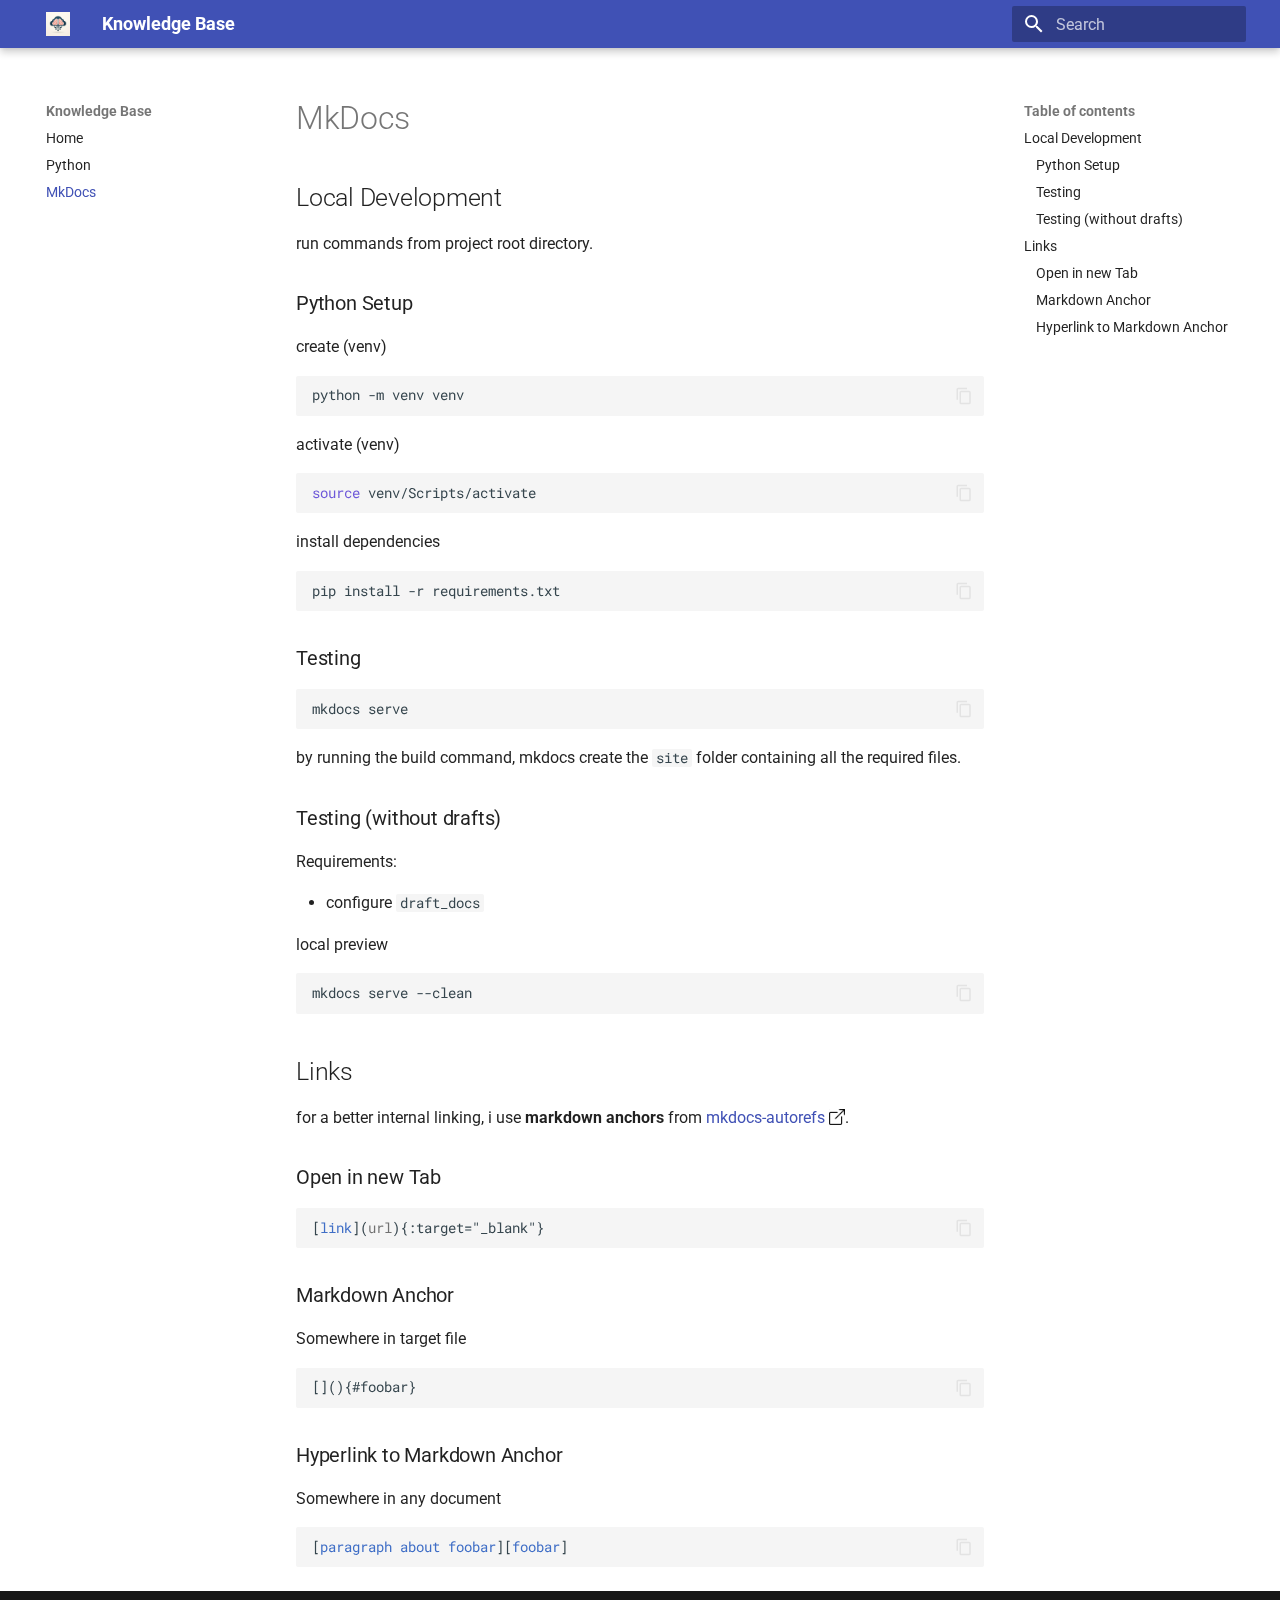
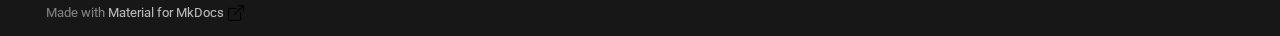
<file: mkdocs/index.html>
<!doctype html>
<html lang="en" class="no-js">
  <head>
    
      <meta charset="utf-8">
      <meta name="viewport" content="width=device-width,initial-scale=1">
      
      
      
      
        <link rel="prev" href="../python/">
      
      
      
      <link rel="icon" href="../assets/images/favicon.png">
      <meta name="generator" content="mkdocs-1.6.1, mkdocs-material-9.5.44">
    
    
      
        <title>MkDocs - Knowledge Base</title>
      
    
    
      <link rel="stylesheet" href="../assets/stylesheets/main.0253249f.min.css">
      
      


    
    
      
    
    
      
        
        
        <link rel="preconnect" href="https://fonts.gstatic.com" crossorigin>
        <link rel="stylesheet" href="https://fonts.googleapis.com/css?family=Roboto:300,300i,400,400i,700,700i%7CRoboto+Mono:400,400i,700,700i&display=fallback">
        <style>:root{--md-text-font:"Roboto";--md-code-font:"Roboto Mono"}</style>
      
    
    
      <link rel="stylesheet" href="../css/extra.css">
    
    <script>__md_scope=new URL("..",location),__md_hash=e=>[...e].reduce(((e,_)=>(e<<5)-e+_.charCodeAt(0)),0),__md_get=(e,_=localStorage,t=__md_scope)=>JSON.parse(_.getItem(t.pathname+"."+e)),__md_set=(e,_,t=localStorage,a=__md_scope)=>{try{t.setItem(a.pathname+"."+e,JSON.stringify(_))}catch(e){}}</script>
    
      

    
    
    
  </head>
  
  
    <body dir="ltr">
  
    
    <input class="md-toggle" data-md-toggle="drawer" type="checkbox" id="__drawer" autocomplete="off">
    <input class="md-toggle" data-md-toggle="search" type="checkbox" id="__search" autocomplete="off">
    <label class="md-overlay" for="__drawer"></label>
    <div data-md-component="skip">
      
        
        <a href="#mkdocs" class="md-skip">
          Skip to content
        </a>
      
    </div>
    <div data-md-component="announce">
      
    </div>
    
    
      

  

<header class="md-header md-header--shadow" data-md-component="header">
  <nav class="md-header__inner md-grid" aria-label="Header">
    <a href=".." title="Knowledge Base" class="md-header__button md-logo" aria-label="Knowledge Base" data-md-component="logo">
      
  <img src="../assets/logo_1024x1024.png" alt="logo">

    </a>
    <label class="md-header__button md-icon" for="__drawer">
      
      <svg xmlns="http://www.w3.org/2000/svg" viewBox="0 0 24 24"><path d="M3 6h18v2H3zm0 5h18v2H3zm0 5h18v2H3z"/></svg>
    </label>
    <div class="md-header__title" data-md-component="header-title">
      <div class="md-header__ellipsis">
        <div class="md-header__topic">
          <span class="md-ellipsis">
            Knowledge Base
          </span>
        </div>
        <div class="md-header__topic" data-md-component="header-topic">
          <span class="md-ellipsis">
            
              MkDocs
            
          </span>
        </div>
      </div>
    </div>
    
    
      <script>var palette=__md_get("__palette");if(palette&&palette.color){if("(prefers-color-scheme)"===palette.color.media){var media=matchMedia("(prefers-color-scheme: light)"),input=document.querySelector(media.matches?"[data-md-color-media='(prefers-color-scheme: light)']":"[data-md-color-media='(prefers-color-scheme: dark)']");palette.color.media=input.getAttribute("data-md-color-media"),palette.color.scheme=input.getAttribute("data-md-color-scheme"),palette.color.primary=input.getAttribute("data-md-color-primary"),palette.color.accent=input.getAttribute("data-md-color-accent")}for(var[key,value]of Object.entries(palette.color))document.body.setAttribute("data-md-color-"+key,value)}</script>
    
    
    
      <label class="md-header__button md-icon" for="__search">
        
        <svg xmlns="http://www.w3.org/2000/svg" viewBox="0 0 24 24"><path d="M9.5 3A6.5 6.5 0 0 1 16 9.5c0 1.61-.59 3.09-1.56 4.23l.27.27h.79l5 5-1.5 1.5-5-5v-.79l-.27-.27A6.52 6.52 0 0 1 9.5 16 6.5 6.5 0 0 1 3 9.5 6.5 6.5 0 0 1 9.5 3m0 2C7 5 5 7 5 9.5S7 14 9.5 14 14 12 14 9.5 12 5 9.5 5"/></svg>
      </label>
      <div class="md-search" data-md-component="search" role="dialog">
  <label class="md-search__overlay" for="__search"></label>
  <div class="md-search__inner" role="search">
    <form class="md-search__form" name="search">
      <input type="text" class="md-search__input" name="query" aria-label="Search" placeholder="Search" autocapitalize="off" autocorrect="off" autocomplete="off" spellcheck="false" data-md-component="search-query" required>
      <label class="md-search__icon md-icon" for="__search">
        
        <svg xmlns="http://www.w3.org/2000/svg" viewBox="0 0 24 24"><path d="M9.5 3A6.5 6.5 0 0 1 16 9.5c0 1.61-.59 3.09-1.56 4.23l.27.27h.79l5 5-1.5 1.5-5-5v-.79l-.27-.27A6.52 6.52 0 0 1 9.5 16 6.5 6.5 0 0 1 3 9.5 6.5 6.5 0 0 1 9.5 3m0 2C7 5 5 7 5 9.5S7 14 9.5 14 14 12 14 9.5 12 5 9.5 5"/></svg>
        
        <svg xmlns="http://www.w3.org/2000/svg" viewBox="0 0 24 24"><path d="M20 11v2H8l5.5 5.5-1.42 1.42L4.16 12l7.92-7.92L13.5 5.5 8 11z"/></svg>
      </label>
      <nav class="md-search__options" aria-label="Search">
        
        <button type="reset" class="md-search__icon md-icon" title="Clear" aria-label="Clear" tabindex="-1">
          
          <svg xmlns="http://www.w3.org/2000/svg" viewBox="0 0 24 24"><path d="M19 6.41 17.59 5 12 10.59 6.41 5 5 6.41 10.59 12 5 17.59 6.41 19 12 13.41 17.59 19 19 17.59 13.41 12z"/></svg>
        </button>
      </nav>
      
    </form>
    <div class="md-search__output">
      <div class="md-search__scrollwrap" tabindex="0" data-md-scrollfix>
        <div class="md-search-result" data-md-component="search-result">
          <div class="md-search-result__meta">
            Initializing search
          </div>
          <ol class="md-search-result__list" role="presentation"></ol>
        </div>
      </div>
    </div>
  </div>
</div>
    
    
  </nav>
  
</header>
    
    <div class="md-container" data-md-component="container">
      
      
        
          
        
      
      <main class="md-main" data-md-component="main">
        <div class="md-main__inner md-grid">
          
            
              
              <div class="md-sidebar md-sidebar--primary" data-md-component="sidebar" data-md-type="navigation" >
                <div class="md-sidebar__scrollwrap">
                  <div class="md-sidebar__inner">
                    



<nav class="md-nav md-nav--primary" aria-label="Navigation" data-md-level="0">
  <label class="md-nav__title" for="__drawer">
    <a href=".." title="Knowledge Base" class="md-nav__button md-logo" aria-label="Knowledge Base" data-md-component="logo">
      
  <img src="../assets/logo_1024x1024.png" alt="logo">

    </a>
    Knowledge Base
  </label>
  
  <ul class="md-nav__list" data-md-scrollfix>
    
      
      
  
  
  
  
    <li class="md-nav__item">
      <a href=".." class="md-nav__link">
        
  
  <span class="md-ellipsis">
    Home
  </span>
  

      </a>
    </li>
  

    
      
      
  
  
  
  
    <li class="md-nav__item">
      <a href="../python/" class="md-nav__link">
        
  
  <span class="md-ellipsis">
    Python
  </span>
  

      </a>
    </li>
  

    
      
      
  
  
    
  
  
  
    <li class="md-nav__item md-nav__item--active">
      
      <input class="md-nav__toggle md-toggle" type="checkbox" id="__toc">
      
      
        
      
      
        <label class="md-nav__link md-nav__link--active" for="__toc">
          
  
  <span class="md-ellipsis">
    MkDocs
  </span>
  

          <span class="md-nav__icon md-icon"></span>
        </label>
      
      <a href="./" class="md-nav__link md-nav__link--active">
        
  
  <span class="md-ellipsis">
    MkDocs
  </span>
  

      </a>
      
        

<nav class="md-nav md-nav--secondary" aria-label="Table of contents">
  
  
  
    
  
  
    <label class="md-nav__title" for="__toc">
      <span class="md-nav__icon md-icon"></span>
      Table of contents
    </label>
    <ul class="md-nav__list" data-md-component="toc" data-md-scrollfix>
      
        <li class="md-nav__item">
  <a href="#local-development" class="md-nav__link">
    <span class="md-ellipsis">
      Local Development
    </span>
  </a>
  
    <nav class="md-nav" aria-label="Local Development">
      <ul class="md-nav__list">
        
          <li class="md-nav__item">
  <a href="#python-setup" class="md-nav__link">
    <span class="md-ellipsis">
      Python Setup
    </span>
  </a>
  
</li>
        
          <li class="md-nav__item">
  <a href="#testing" class="md-nav__link">
    <span class="md-ellipsis">
      Testing
    </span>
  </a>
  
</li>
        
          <li class="md-nav__item">
  <a href="#testing-without-drafts" class="md-nav__link">
    <span class="md-ellipsis">
      Testing (without drafts)
    </span>
  </a>
  
</li>
        
      </ul>
    </nav>
  
</li>
      
        <li class="md-nav__item">
  <a href="#links" class="md-nav__link">
    <span class="md-ellipsis">
      Links
    </span>
  </a>
  
    <nav class="md-nav" aria-label="Links">
      <ul class="md-nav__list">
        
          <li class="md-nav__item">
  <a href="#open-in-new-tab" class="md-nav__link">
    <span class="md-ellipsis">
      Open in new Tab
    </span>
  </a>
  
</li>
        
          <li class="md-nav__item">
  <a href="#markdown-anchor" class="md-nav__link">
    <span class="md-ellipsis">
      Markdown Anchor
    </span>
  </a>
  
</li>
        
          <li class="md-nav__item">
  <a href="#hyperlink-to-markdown-anchor" class="md-nav__link">
    <span class="md-ellipsis">
      Hyperlink to Markdown Anchor
    </span>
  </a>
  
</li>
        
      </ul>
    </nav>
  
</li>
      
    </ul>
  
</nav>
      
    </li>
  

    
  </ul>
</nav>
                  </div>
                </div>
              </div>
            
            
              
              <div class="md-sidebar md-sidebar--secondary" data-md-component="sidebar" data-md-type="toc" >
                <div class="md-sidebar__scrollwrap">
                  <div class="md-sidebar__inner">
                    

<nav class="md-nav md-nav--secondary" aria-label="Table of contents">
  
  
  
    
  
  
    <label class="md-nav__title" for="__toc">
      <span class="md-nav__icon md-icon"></span>
      Table of contents
    </label>
    <ul class="md-nav__list" data-md-component="toc" data-md-scrollfix>
      
        <li class="md-nav__item">
  <a href="#local-development" class="md-nav__link">
    <span class="md-ellipsis">
      Local Development
    </span>
  </a>
  
    <nav class="md-nav" aria-label="Local Development">
      <ul class="md-nav__list">
        
          <li class="md-nav__item">
  <a href="#python-setup" class="md-nav__link">
    <span class="md-ellipsis">
      Python Setup
    </span>
  </a>
  
</li>
        
          <li class="md-nav__item">
  <a href="#testing" class="md-nav__link">
    <span class="md-ellipsis">
      Testing
    </span>
  </a>
  
</li>
        
          <li class="md-nav__item">
  <a href="#testing-without-drafts" class="md-nav__link">
    <span class="md-ellipsis">
      Testing (without drafts)
    </span>
  </a>
  
</li>
        
      </ul>
    </nav>
  
</li>
      
        <li class="md-nav__item">
  <a href="#links" class="md-nav__link">
    <span class="md-ellipsis">
      Links
    </span>
  </a>
  
    <nav class="md-nav" aria-label="Links">
      <ul class="md-nav__list">
        
          <li class="md-nav__item">
  <a href="#open-in-new-tab" class="md-nav__link">
    <span class="md-ellipsis">
      Open in new Tab
    </span>
  </a>
  
</li>
        
          <li class="md-nav__item">
  <a href="#markdown-anchor" class="md-nav__link">
    <span class="md-ellipsis">
      Markdown Anchor
    </span>
  </a>
  
</li>
        
          <li class="md-nav__item">
  <a href="#hyperlink-to-markdown-anchor" class="md-nav__link">
    <span class="md-ellipsis">
      Hyperlink to Markdown Anchor
    </span>
  </a>
  
</li>
        
      </ul>
    </nav>
  
</li>
      
    </ul>
  
</nav>
                  </div>
                </div>
              </div>
            
          
          
            <div class="md-content" data-md-component="content">
              <article class="md-content__inner md-typeset">
                
                  


<h1 id="mkdocs">MkDocs</h1>
<h2 id="local-development">Local Development</h2>
<p>run commands from project root directory.</p>
<h3 id="python-setup">Python Setup</h3>
<p>create (venv)</p>
<div class="language-bash highlight"><pre><span></span><code><span id="__span-0-1"><a id="__codelineno-0-1" name="__codelineno-0-1" href="#__codelineno-0-1"></a>python<span class="w"> </span>-m<span class="w"> </span>venv<span class="w"> </span>venv
</span></code></pre></div>
<p>activate (venv)</p>
<div class="language-bash highlight"><pre><span></span><code><span id="__span-1-1"><a id="__codelineno-1-1" name="__codelineno-1-1" href="#__codelineno-1-1"></a><span class="nb">source</span><span class="w"> </span>venv/Scripts/activate
</span></code></pre></div>
<p>install dependencies</p>
<div class="language-bash highlight"><pre><span></span><code><span id="__span-2-1"><a id="__codelineno-2-1" name="__codelineno-2-1" href="#__codelineno-2-1"></a>pip<span class="w"> </span>install<span class="w"> </span>-r<span class="w"> </span>requirements.txt
</span></code></pre></div>
<h3 id="testing">Testing</h3>
<div class="language-bash highlight"><pre><span></span><code><span id="__span-3-1"><a id="__codelineno-3-1" name="__codelineno-3-1" href="#__codelineno-3-1"></a>mkdocs<span class="w"> </span>serve
</span></code></pre></div>
<p>by running the build command, mkdocs create the <code>site</code> folder containing all the required files.</p>
<h3 id="testing-without-drafts">Testing (without drafts)</h3>
<p>Requirements:</p>
<ul>
<li>configure <code>draft_docs</code></li>
</ul>
<p>local preview</p>
<div class="language-bash highlight"><pre><span></span><code><span id="__span-4-1"><a id="__codelineno-4-1" name="__codelineno-4-1" href="#__codelineno-4-1"></a>mkdocs<span class="w"> </span>serve<span class="w"> </span>--clean
</span></code></pre></div>
<h2 id="links">Links</h2>
<p>for a better internal linking, i use <strong>markdown anchors</strong> from <a href="https://mkdocstrings.github.io/autorefs/" target="_blank">mkdocs-autorefs</a>.</p>
<h3 id="open-in-new-tab">Open in new Tab</h3>
<div class="language-markdown highlight"><pre><span></span><code><span id="__span-5-1"><a id="__codelineno-5-1" name="__codelineno-5-1" href="#__codelineno-5-1"></a>[<span class="nt">link</span>](<span class="na">url</span>){:target=&quot;_blank&quot;}
</span></code></pre></div>
<h3 id="markdown-anchor">Markdown Anchor</h3>
<p>Somewhere in target file</p>
<div class="language-markdown highlight"><pre><span></span><code><span id="__span-6-1"><a id="__codelineno-6-1" name="__codelineno-6-1" href="#__codelineno-6-1"></a>[](){#foobar}
</span></code></pre></div>
<h3 id="hyperlink-to-markdown-anchor">Hyperlink to Markdown Anchor</h3>
<p>Somewhere in any document</p>
<div class="language-markdown highlight"><pre><span></span><code><span id="__span-7-1"><a id="__codelineno-7-1" name="__codelineno-7-1" href="#__codelineno-7-1"></a>[<span class="nt">paragraph about foobar</span>][<span class="nl">foobar</span>]
</span></code></pre></div>












                
              </article>
            </div>
          
          
<script>var target=document.getElementById(location.hash.slice(1));target&&target.name&&(target.checked=target.name.startsWith("__tabbed_"))</script>
        </div>
        
      </main>
      
        <footer class="md-footer">
  
  <div class="md-footer-meta md-typeset">
    <div class="md-footer-meta__inner md-grid">
      <div class="md-copyright">
  
  
    Made with
    <a href="https://squidfunk.github.io/mkdocs-material/" target="_blank" rel="noopener">
      Material for MkDocs
    </a>
  
</div>
      
    </div>
  </div>
</footer>
      
    </div>
    <div class="md-dialog" data-md-component="dialog">
      <div class="md-dialog__inner md-typeset"></div>
    </div>
    
    
    <script id="__config" type="application/json">{"base": "..", "features": ["content.code.copy"], "search": "../assets/javascripts/workers/search.6ce7567c.min.js", "translations": {"clipboard.copied": "Copied to clipboard", "clipboard.copy": "Copy to clipboard", "search.result.more.one": "1 more on this page", "search.result.more.other": "# more on this page", "search.result.none": "No matching documents", "search.result.one": "1 matching document", "search.result.other": "# matching documents", "search.result.placeholder": "Type to start searching", "search.result.term.missing": "Missing", "select.version": "Select version"}}</script>
    
    
      <script src="../assets/javascripts/bundle.83f73b43.min.js"></script>
      
    
  </body>
</html>
</file>
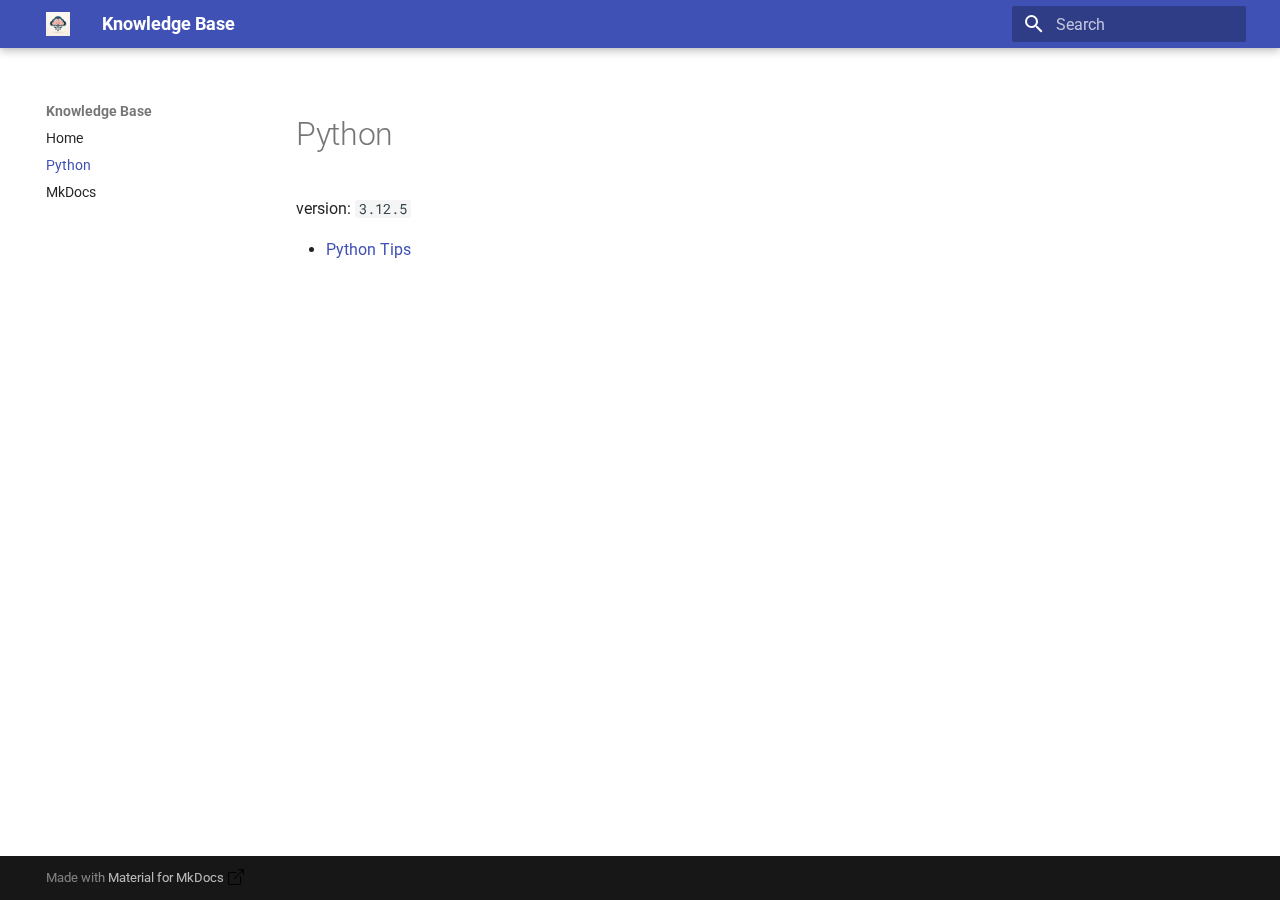
<file: python/index.html>
<!doctype html>
<html lang="en" class="no-js">
  <head>
    
      <meta charset="utf-8">
      <meta name="viewport" content="width=device-width,initial-scale=1">
      
      
      
      
        <link rel="prev" href="..">
      
      
        <link rel="next" href="../mkdocs/">
      
      
      <link rel="icon" href="../assets/images/favicon.png">
      <meta name="generator" content="mkdocs-1.6.1, mkdocs-material-9.5.44">
    
    
      
        <title>Python - Knowledge Base</title>
      
    
    
      <link rel="stylesheet" href="../assets/stylesheets/main.0253249f.min.css">
      
      


    
    
      
    
    
      
        
        
        <link rel="preconnect" href="https://fonts.gstatic.com" crossorigin>
        <link rel="stylesheet" href="https://fonts.googleapis.com/css?family=Roboto:300,300i,400,400i,700,700i%7CRoboto+Mono:400,400i,700,700i&display=fallback">
        <style>:root{--md-text-font:"Roboto";--md-code-font:"Roboto Mono"}</style>
      
    
    
      <link rel="stylesheet" href="../css/extra.css">
    
    <script>__md_scope=new URL("..",location),__md_hash=e=>[...e].reduce(((e,_)=>(e<<5)-e+_.charCodeAt(0)),0),__md_get=(e,_=localStorage,t=__md_scope)=>JSON.parse(_.getItem(t.pathname+"."+e)),__md_set=(e,_,t=localStorage,a=__md_scope)=>{try{t.setItem(a.pathname+"."+e,JSON.stringify(_))}catch(e){}}</script>
    
      

    
    
    
  </head>
  
  
    <body dir="ltr">
  
    
    <input class="md-toggle" data-md-toggle="drawer" type="checkbox" id="__drawer" autocomplete="off">
    <input class="md-toggle" data-md-toggle="search" type="checkbox" id="__search" autocomplete="off">
    <label class="md-overlay" for="__drawer"></label>
    <div data-md-component="skip">
      
        
        <a href="#python_1" class="md-skip">
          Skip to content
        </a>
      
    </div>
    <div data-md-component="announce">
      
    </div>
    
    
      

  

<header class="md-header md-header--shadow" data-md-component="header">
  <nav class="md-header__inner md-grid" aria-label="Header">
    <a href=".." title="Knowledge Base" class="md-header__button md-logo" aria-label="Knowledge Base" data-md-component="logo">
      
  <img src="../assets/logo_1024x1024.png" alt="logo">

    </a>
    <label class="md-header__button md-icon" for="__drawer">
      
      <svg xmlns="http://www.w3.org/2000/svg" viewBox="0 0 24 24"><path d="M3 6h18v2H3zm0 5h18v2H3zm0 5h18v2H3z"/></svg>
    </label>
    <div class="md-header__title" data-md-component="header-title">
      <div class="md-header__ellipsis">
        <div class="md-header__topic">
          <span class="md-ellipsis">
            Knowledge Base
          </span>
        </div>
        <div class="md-header__topic" data-md-component="header-topic">
          <span class="md-ellipsis">
            
              Python
            
          </span>
        </div>
      </div>
    </div>
    
    
      <script>var palette=__md_get("__palette");if(palette&&palette.color){if("(prefers-color-scheme)"===palette.color.media){var media=matchMedia("(prefers-color-scheme: light)"),input=document.querySelector(media.matches?"[data-md-color-media='(prefers-color-scheme: light)']":"[data-md-color-media='(prefers-color-scheme: dark)']");palette.color.media=input.getAttribute("data-md-color-media"),palette.color.scheme=input.getAttribute("data-md-color-scheme"),palette.color.primary=input.getAttribute("data-md-color-primary"),palette.color.accent=input.getAttribute("data-md-color-accent")}for(var[key,value]of Object.entries(palette.color))document.body.setAttribute("data-md-color-"+key,value)}</script>
    
    
    
      <label class="md-header__button md-icon" for="__search">
        
        <svg xmlns="http://www.w3.org/2000/svg" viewBox="0 0 24 24"><path d="M9.5 3A6.5 6.5 0 0 1 16 9.5c0 1.61-.59 3.09-1.56 4.23l.27.27h.79l5 5-1.5 1.5-5-5v-.79l-.27-.27A6.52 6.52 0 0 1 9.5 16 6.5 6.5 0 0 1 3 9.5 6.5 6.5 0 0 1 9.5 3m0 2C7 5 5 7 5 9.5S7 14 9.5 14 14 12 14 9.5 12 5 9.5 5"/></svg>
      </label>
      <div class="md-search" data-md-component="search" role="dialog">
  <label class="md-search__overlay" for="__search"></label>
  <div class="md-search__inner" role="search">
    <form class="md-search__form" name="search">
      <input type="text" class="md-search__input" name="query" aria-label="Search" placeholder="Search" autocapitalize="off" autocorrect="off" autocomplete="off" spellcheck="false" data-md-component="search-query" required>
      <label class="md-search__icon md-icon" for="__search">
        
        <svg xmlns="http://www.w3.org/2000/svg" viewBox="0 0 24 24"><path d="M9.5 3A6.5 6.5 0 0 1 16 9.5c0 1.61-.59 3.09-1.56 4.23l.27.27h.79l5 5-1.5 1.5-5-5v-.79l-.27-.27A6.52 6.52 0 0 1 9.5 16 6.5 6.5 0 0 1 3 9.5 6.5 6.5 0 0 1 9.5 3m0 2C7 5 5 7 5 9.5S7 14 9.5 14 14 12 14 9.5 12 5 9.5 5"/></svg>
        
        <svg xmlns="http://www.w3.org/2000/svg" viewBox="0 0 24 24"><path d="M20 11v2H8l5.5 5.5-1.42 1.42L4.16 12l7.92-7.92L13.5 5.5 8 11z"/></svg>
      </label>
      <nav class="md-search__options" aria-label="Search">
        
        <button type="reset" class="md-search__icon md-icon" title="Clear" aria-label="Clear" tabindex="-1">
          
          <svg xmlns="http://www.w3.org/2000/svg" viewBox="0 0 24 24"><path d="M19 6.41 17.59 5 12 10.59 6.41 5 5 6.41 10.59 12 5 17.59 6.41 19 12 13.41 17.59 19 19 17.59 13.41 12z"/></svg>
        </button>
      </nav>
      
    </form>
    <div class="md-search__output">
      <div class="md-search__scrollwrap" tabindex="0" data-md-scrollfix>
        <div class="md-search-result" data-md-component="search-result">
          <div class="md-search-result__meta">
            Initializing search
          </div>
          <ol class="md-search-result__list" role="presentation"></ol>
        </div>
      </div>
    </div>
  </div>
</div>
    
    
  </nav>
  
</header>
    
    <div class="md-container" data-md-component="container">
      
      
        
          
        
      
      <main class="md-main" data-md-component="main">
        <div class="md-main__inner md-grid">
          
            
              
              <div class="md-sidebar md-sidebar--primary" data-md-component="sidebar" data-md-type="navigation" >
                <div class="md-sidebar__scrollwrap">
                  <div class="md-sidebar__inner">
                    



<nav class="md-nav md-nav--primary" aria-label="Navigation" data-md-level="0">
  <label class="md-nav__title" for="__drawer">
    <a href=".." title="Knowledge Base" class="md-nav__button md-logo" aria-label="Knowledge Base" data-md-component="logo">
      
  <img src="../assets/logo_1024x1024.png" alt="logo">

    </a>
    Knowledge Base
  </label>
  
  <ul class="md-nav__list" data-md-scrollfix>
    
      
      
  
  
  
  
    <li class="md-nav__item">
      <a href=".." class="md-nav__link">
        
  
  <span class="md-ellipsis">
    Home
  </span>
  

      </a>
    </li>
  

    
      
      
  
  
    
  
  
  
    <li class="md-nav__item md-nav__item--active">
      
      <input class="md-nav__toggle md-toggle" type="checkbox" id="__toc">
      
      
        
      
      
      <a href="./" class="md-nav__link md-nav__link--active">
        
  
  <span class="md-ellipsis">
    Python
  </span>
  

      </a>
      
    </li>
  

    
      
      
  
  
  
  
    <li class="md-nav__item">
      <a href="../mkdocs/" class="md-nav__link">
        
  
  <span class="md-ellipsis">
    MkDocs
  </span>
  

      </a>
    </li>
  

    
  </ul>
</nav>
                  </div>
                </div>
              </div>
            
            
              
              <div class="md-sidebar md-sidebar--secondary" data-md-component="sidebar" data-md-type="toc" >
                <div class="md-sidebar__scrollwrap">
                  <div class="md-sidebar__inner">
                    

<nav class="md-nav md-nav--secondary" aria-label="Table of contents">
  
  
  
    
  
  
</nav>
                  </div>
                </div>
              </div>
            
          
          
            <div class="md-content" data-md-component="content">
              <article class="md-content__inner md-typeset">
                
                  


<p><a href="" id="python"></a></p>
<h1 id="python_1">Python</h1>
<p>version: <code>3.12.5</code></p>
<ul>
<li><a class="autorefs autorefs-internal" href="python-tips/#python-tips_1">Python Tips</a></li>
</ul>












                
              </article>
            </div>
          
          
<script>var target=document.getElementById(location.hash.slice(1));target&&target.name&&(target.checked=target.name.startsWith("__tabbed_"))</script>
        </div>
        
      </main>
      
        <footer class="md-footer">
  
  <div class="md-footer-meta md-typeset">
    <div class="md-footer-meta__inner md-grid">
      <div class="md-copyright">
  
  
    Made with
    <a href="https://squidfunk.github.io/mkdocs-material/" target="_blank" rel="noopener">
      Material for MkDocs
    </a>
  
</div>
      
    </div>
  </div>
</footer>
      
    </div>
    <div class="md-dialog" data-md-component="dialog">
      <div class="md-dialog__inner md-typeset"></div>
    </div>
    
    
    <script id="__config" type="application/json">{"base": "..", "features": ["content.code.copy"], "search": "../assets/javascripts/workers/search.6ce7567c.min.js", "translations": {"clipboard.copied": "Copied to clipboard", "clipboard.copy": "Copy to clipboard", "search.result.more.one": "1 more on this page", "search.result.more.other": "# more on this page", "search.result.none": "No matching documents", "search.result.one": "1 matching document", "search.result.other": "# matching documents", "search.result.placeholder": "Type to start searching", "search.result.term.missing": "Missing", "select.version": "Select version"}}</script>
    
    
      <script src="../assets/javascripts/bundle.83f73b43.min.js"></script>
      
    
  </body>
</html>
</file>
<file: css/extra.css>
.hidden {
    display: none;
}

/* traget blank link */
a[target="_blank"] {
    white-space: nowrap;
    position: relative;
    padding-right: 20px; 
}

a[target="_blank"]::after {
    content: "";
    display: inline-block;
    background-image: url('browser-target-blank.png');
    background-size: contain;
    background-repeat: no-repeat;
    width: 16px;
    height: 16px;
    position: absolute;
    right: 0;
    top: 50%;
    transform: translateY(-50%);
}

p:has(a.back-link), p:has(a.next-link) {
    display: flex;
    justify-content: space-between;
}

a.next-link {
    margin-left: auto; /* Rechts ausrichten */
  }
</file>
<file: assets/stylesheets/main.0253249f.min.css>
@charset "UTF-8";html{-webkit-text-size-adjust:none;-moz-text-size-adjust:none;text-size-adjust:none;box-sizing:border-box}*,:after,:before{box-sizing:inherit}@media (prefers-reduced-motion){*,:after,:before{transition:none!important}}body{margin:0}a,button,input,label{-webkit-tap-highlight-color:transparent}a{color:inherit;text-decoration:none}hr{border:0;box-sizing:initial;display:block;height:.05rem;overflow:visible;padding:0}small{font-size:80%}sub,sup{line-height:1em}img{border-style:none}table{border-collapse:initial;border-spacing:0}td,th{font-weight:400;vertical-align:top}button{background:#0000;border:0;font-family:inherit;font-size:inherit;margin:0;padding:0}input{border:0;outline:none}:root{--md-primary-fg-color:#4051b5;--md-primary-fg-color--light:#5d6cc0;--md-primary-fg-color--dark:#303fa1;--md-primary-bg-color:#fff;--md-primary-bg-color--light:#ffffffb3;--md-accent-fg-color:#526cfe;--md-accent-fg-color--transparent:#526cfe1a;--md-accent-bg-color:#fff;--md-accent-bg-color--light:#ffffffb3}[data-md-color-scheme=default]{color-scheme:light}[data-md-color-scheme=default] img[src$="#gh-dark-mode-only"],[data-md-color-scheme=default] img[src$="#only-dark"]{display:none}:root,[data-md-color-scheme=default]{--md-hue:225deg;--md-default-fg-color:#000000de;--md-default-fg-color--light:#0000008a;--md-default-fg-color--lighter:#00000052;--md-default-fg-color--lightest:#00000012;--md-default-bg-color:#fff;--md-default-bg-color--light:#ffffffb3;--md-default-bg-color--lighter:#ffffff4d;--md-default-bg-color--lightest:#ffffff1f;--md-code-fg-color:#36464e;--md-code-bg-color:#f5f5f5;--md-code-hl-color:#4287ff;--md-code-hl-color--light:#4287ff1a;--md-code-hl-number-color:#d52a2a;--md-code-hl-special-color:#db1457;--md-code-hl-function-color:#a846b9;--md-code-hl-constant-color:#6e59d9;--md-code-hl-keyword-color:#3f6ec6;--md-code-hl-string-color:#1c7d4d;--md-code-hl-name-color:var(--md-code-fg-color);--md-code-hl-operator-color:var(--md-default-fg-color--light);--md-code-hl-punctuation-color:var(--md-default-fg-color--light);--md-code-hl-comment-color:var(--md-default-fg-color--light);--md-code-hl-generic-color:var(--md-default-fg-color--light);--md-code-hl-variable-color:var(--md-default-fg-color--light);--md-typeset-color:var(--md-default-fg-color);--md-typeset-a-color:var(--md-primary-fg-color);--md-typeset-del-color:#f5503d26;--md-typeset-ins-color:#0bd57026;--md-typeset-kbd-color:#fafafa;--md-typeset-kbd-accent-color:#fff;--md-typeset-kbd-border-color:#b8b8b8;--md-typeset-mark-color:#ffff0080;--md-typeset-table-color:#0000001f;--md-typeset-table-color--light:rgba(0,0,0,.035);--md-admonition-fg-color:var(--md-default-fg-color);--md-admonition-bg-color:var(--md-default-bg-color);--md-warning-fg-color:#000000de;--md-warning-bg-color:#ff9;--md-footer-fg-color:#fff;--md-footer-fg-color--light:#ffffffb3;--md-footer-fg-color--lighter:#ffffff73;--md-footer-bg-color:#000000de;--md-footer-bg-color--dark:#00000052;--md-shadow-z1:0 0.2rem 0.5rem #0000000d,0 0 0.05rem #0000001a;--md-shadow-z2:0 0.2rem 0.5rem #0000001a,0 0 0.05rem #00000040;--md-shadow-z3:0 0.2rem 0.5rem #0003,0 0 0.05rem #00000059}.md-icon svg{fill:currentcolor;display:block;height:1.2rem;width:1.2rem}body{-webkit-font-smoothing:antialiased;-moz-osx-font-smoothing:grayscale;--md-text-font-family:var(--md-text-font,_),-apple-system,BlinkMacSystemFont,Helvetica,Arial,sans-serif;--md-code-font-family:var(--md-code-font,_),SFMono-Regular,Consolas,Menlo,monospace}aside,body,input{font-feature-settings:"kern","liga";color:var(--md-typeset-color);font-family:var(--md-text-font-family)}code,kbd,pre{font-feature-settings:"kern";font-family:var(--md-code-font-family)}:root{--md-typeset-table-sort-icon:url('data:image/svg+xml;charset=utf-8,<svg xmlns="http://www.w3.org/2000/svg" viewBox="0 0 24 24"><path d="m18 21-4-4h3V7h-3l4-4 4 4h-3v10h3M2 19v-2h10v2M2 13v-2h7v2M2 7V5h4v2z"/></svg>');--md-typeset-table-sort-icon--asc:url('data:image/svg+xml;charset=utf-8,<svg xmlns="http://www.w3.org/2000/svg" viewBox="0 0 24 24"><path d="M19 17h3l-4 4-4-4h3V3h2M2 17h10v2H2M6 5v2H2V5m0 6h7v2H2z"/></svg>');--md-typeset-table-sort-icon--desc:url('data:image/svg+xml;charset=utf-8,<svg xmlns="http://www.w3.org/2000/svg" viewBox="0 0 24 24"><path d="M19 7h3l-4-4-4 4h3v14h2M2 17h10v2H2M6 5v2H2V5m0 6h7v2H2z"/></svg>')}.md-typeset{-webkit-print-color-adjust:exact;color-adjust:exact;font-size:.8rem;line-height:1.6}@media print{.md-typeset{font-size:.68rem}}.md-typeset blockquote,.md-typeset dl,.md-typeset figure,.md-typeset ol,.md-typeset pre,.md-typeset ul{margin-bottom:1em;margin-top:1em}.md-typeset h1{color:var(--md-default-fg-color--light);font-size:2em;line-height:1.3;margin:0 0 1.25em}.md-typeset h1,.md-typeset h2{font-weight:300;letter-spacing:-.01em}.md-typeset h2{font-size:1.5625em;line-height:1.4;margin:1.6em 0 .64em}.md-typeset h3{font-size:1.25em;font-weight:400;letter-spacing:-.01em;line-height:1.5;margin:1.6em 0 .8em}.md-typeset h2+h3{margin-top:.8em}.md-typeset h4{font-weight:700;letter-spacing:-.01em;margin:1em 0}.md-typeset h5,.md-typeset h6{color:var(--md-default-fg-color--light);font-size:.8em;font-weight:700;letter-spacing:-.01em;margin:1.25em 0}.md-typeset h5{text-transform:uppercase}.md-typeset hr{border-bottom:.05rem solid var(--md-default-fg-color--lightest);display:flow-root;margin:1.5em 0}.md-typeset a{color:var(--md-typeset-a-color);word-break:break-word}.md-typeset a,.md-typeset a:before{transition:color 125ms}.md-typeset a:focus,.md-typeset a:hover{color:var(--md-accent-fg-color)}.md-typeset a:focus code,.md-typeset a:hover code{background-color:var(--md-accent-fg-color--transparent)}.md-typeset a code{color:currentcolor;transition:background-color 125ms}.md-typeset a.focus-visible{outline-color:var(--md-accent-fg-color);outline-offset:.2rem}.md-typeset code,.md-typeset kbd,.md-typeset pre{color:var(--md-code-fg-color);direction:ltr;font-variant-ligatures:none}@media print{.md-typeset code,.md-typeset kbd,.md-typeset pre{white-space:pre-wrap}}.md-typeset code{background-color:var(--md-code-bg-color);border-radius:.1rem;-webkit-box-decoration-break:clone;box-decoration-break:clone;font-size:.85em;padding:0 .2941176471em;word-break:break-word}.md-typeset code:not(.focus-visible){-webkit-tap-highlight-color:transparent;outline:none}.md-typeset pre{display:flow-root;line-height:1.4;position:relative}.md-typeset pre>code{-webkit-box-decoration-break:slice;box-decoration-break:slice;box-shadow:none;display:block;margin:0;outline-color:var(--md-accent-fg-color);overflow:auto;padding:.7720588235em 1.1764705882em;scrollbar-color:var(--md-default-fg-color--lighter) #0000;scrollbar-width:thin;touch-action:auto;word-break:normal}.md-typeset pre>code:hover{scrollbar-color:var(--md-accent-fg-color) #0000}.md-typeset pre>code::-webkit-scrollbar{height:.2rem;width:.2rem}.md-typeset pre>code::-webkit-scrollbar-thumb{background-color:var(--md-default-fg-color--lighter)}.md-typeset pre>code::-webkit-scrollbar-thumb:hover{background-color:var(--md-accent-fg-color)}.md-typeset kbd{background-color:var(--md-typeset-kbd-color);border-radius:.1rem;box-shadow:0 .1rem 0 .05rem var(--md-typeset-kbd-border-color),0 .1rem 0 var(--md-typeset-kbd-border-color),0 -.1rem .2rem var(--md-typeset-kbd-accent-color) inset;color:var(--md-default-fg-color);display:inline-block;font-size:.75em;padding:0 .6666666667em;vertical-align:text-top;word-break:break-word}.md-typeset mark{background-color:var(--md-typeset-mark-color);-webkit-box-decoration-break:clone;box-decoration-break:clone;color:inherit;word-break:break-word}.md-typeset abbr{border-bottom:.05rem dotted var(--md-default-fg-color--light);cursor:help;text-decoration:none}.md-typeset small{opacity:.75}[dir=ltr] .md-typeset sub,[dir=ltr] .md-typeset sup{margin-left:.078125em}[dir=rtl] .md-typeset sub,[dir=rtl] .md-typeset sup{margin-right:.078125em}[dir=ltr] .md-typeset blockquote{padding-left:.6rem}[dir=rtl] .md-typeset blockquote{padding-right:.6rem}[dir=ltr] .md-typeset blockquote{border-left:.2rem solid var(--md-default-fg-color--lighter)}[dir=rtl] .md-typeset blockquote{border-right:.2rem solid var(--md-default-fg-color--lighter)}.md-typeset blockquote{color:var(--md-default-fg-color--light);margin-left:0;margin-right:0}.md-typeset ul{list-style-type:disc}.md-typeset ul[type]{list-style-type:revert-layer}[dir=ltr] .md-typeset ol,[dir=ltr] .md-typeset ul{margin-left:.625em}[dir=rtl] .md-typeset ol,[dir=rtl] .md-typeset ul{margin-right:.625em}.md-typeset ol,.md-typeset ul{padding:0}.md-typeset ol:not([hidden]),.md-typeset ul:not([hidden]){display:flow-root}.md-typeset ol ol,.md-typeset ul ol{list-style-type:lower-alpha}.md-typeset ol ol ol,.md-typeset ul ol ol{list-style-type:lower-roman}.md-typeset ol ol ol ol,.md-typeset ul ol ol ol{list-style-type:upper-alpha}.md-typeset ol ol ol ol ol,.md-typeset ul ol ol ol ol{list-style-type:upper-roman}.md-typeset ol[type],.md-typeset ul[type]{list-style-type:revert-layer}[dir=ltr] .md-typeset ol li,[dir=ltr] .md-typeset ul li{margin-left:1.25em}[dir=rtl] .md-typeset ol li,[dir=rtl] .md-typeset ul li{margin-right:1.25em}.md-typeset ol li,.md-typeset ul li{margin-bottom:.5em}.md-typeset ol li blockquote,.md-typeset ol li p,.md-typeset ul li blockquote,.md-typeset ul li p{margin:.5em 0}.md-typeset ol li:last-child,.md-typeset ul li:last-child{margin-bottom:0}[dir=ltr] .md-typeset ol li ol,[dir=ltr] .md-typeset ol li ul,[dir=ltr] .md-typeset ul li ol,[dir=ltr] .md-typeset ul li ul{margin-left:.625em}[dir=rtl] .md-typeset ol li ol,[dir=rtl] .md-typeset ol li ul,[dir=rtl] .md-typeset ul li ol,[dir=rtl] .md-typeset ul li ul{margin-right:.625em}.md-typeset ol li ol,.md-typeset ol li ul,.md-typeset ul li ol,.md-typeset ul li ul{margin-bottom:.5em;margin-top:.5em}[dir=ltr] .md-typeset dd{margin-left:1.875em}[dir=rtl] .md-typeset dd{margin-right:1.875em}.md-typeset dd{margin-bottom:1.5em;margin-top:1em}.md-typeset img,.md-typeset svg,.md-typeset video{height:auto;max-width:100%}.md-typeset img[align=left]{margin:1em 1em 1em 0}.md-typeset img[align=right]{margin:1em 0 1em 1em}.md-typeset img[align]:only-child{margin-top:0}.md-typeset figure{display:flow-root;margin:1em auto;max-width:100%;text-align:center;width:-moz-fit-content;width:fit-content}.md-typeset figure img{display:block;margin:0 auto}.md-typeset figcaption{font-style:italic;margin:1em auto;max-width:24rem}.md-typeset iframe{max-width:100%}.md-typeset table:not([class]){background-color:var(--md-default-bg-color);border:.05rem solid var(--md-typeset-table-color);border-radius:.1rem;display:inline-block;font-size:.64rem;max-width:100%;overflow:auto;touch-action:auto}@media print{.md-typeset table:not([class]){display:table}}.md-typeset table:not([class])+*{margin-top:1.5em}.md-typeset table:not([class]) td>:first-child,.md-typeset table:not([class]) th>:first-child{margin-top:0}.md-typeset table:not([class]) td>:last-child,.md-typeset table:not([class]) th>:last-child{margin-bottom:0}.md-typeset table:not([class]) td:not([align]),.md-typeset table:not([class]) th:not([align]){text-align:left}[dir=rtl] .md-typeset table:not([class]) td:not([align]),[dir=rtl] .md-typeset table:not([class]) th:not([align]){text-align:right}.md-typeset table:not([class]) th{font-weight:700;min-width:5rem;padding:.9375em 1.25em;vertical-align:top}.md-typeset table:not([class]) td{border-top:.05rem solid var(--md-typeset-table-color);padding:.9375em 1.25em;vertical-align:top}.md-typeset table:not([class]) tbody tr{transition:background-color 125ms}.md-typeset table:not([class]) tbody tr:hover{background-color:var(--md-typeset-table-color--light);box-shadow:0 .05rem 0 var(--md-default-bg-color) inset}.md-typeset table:not([class]) a{word-break:normal}.md-typeset table th[role=columnheader]{cursor:pointer}[dir=ltr] .md-typeset table th[role=columnheader]:after{margin-left:.5em}[dir=rtl] .md-typeset table th[role=columnheader]:after{margin-right:.5em}.md-typeset table th[role=columnheader]:after{content:"";display:inline-block;height:1.2em;-webkit-mask-image:var(--md-typeset-table-sort-icon);mask-image:var(--md-typeset-table-sort-icon);-webkit-mask-repeat:no-repeat;mask-repeat:no-repeat;-webkit-mask-size:contain;mask-size:contain;transition:background-color 125ms;vertical-align:text-bottom;width:1.2em}.md-typeset table th[role=columnheader]:hover:after{background-color:var(--md-default-fg-color--lighter)}.md-typeset table th[role=columnheader][aria-sort=ascending]:after{background-color:var(--md-default-fg-color--light);-webkit-mask-image:var(--md-typeset-table-sort-icon--asc);mask-image:var(--md-typeset-table-sort-icon--asc)}.md-typeset table th[role=columnheader][aria-sort=descending]:after{background-color:var(--md-default-fg-color--light);-webkit-mask-image:var(--md-typeset-table-sort-icon--desc);mask-image:var(--md-typeset-table-sort-icon--desc)}.md-typeset__scrollwrap{margin:1em -.8rem;overflow-x:auto;touch-action:auto}.md-typeset__table{display:inline-block;margin-bottom:.5em;padding:0 .8rem}@media print{.md-typeset__table{display:block}}html .md-typeset__table table{display:table;margin:0;overflow:hidden;width:100%}@media screen and (max-width:44.984375em){.md-content__inner>pre{margin:1em -.8rem}.md-content__inner>pre code{border-radius:0}}.md-typeset .md-author{border-radius:100%;display:block;flex-shrink:0;height:1.6rem;overflow:hidden;position:relative;transition:color 125ms,transform 125ms;width:1.6rem}.md-typeset .md-author img{display:block}.md-typeset .md-author--more{background:var(--md-default-fg-color--lightest);color:var(--md-default-fg-color--lighter);font-size:.6rem;font-weight:700;line-height:1.6rem;text-align:center}.md-typeset .md-author--long{height:2.4rem;width:2.4rem}.md-typeset a.md-author{transform:scale(1)}.md-typeset a.md-author img{border-radius:100%;filter:grayscale(100%) opacity(75%);transition:filter 125ms}.md-typeset a.md-author:focus,.md-typeset a.md-author:hover{transform:scale(1.1);z-index:1}.md-typeset a.md-author:focus img,.md-typeset a.md-author:hover img{filter:grayscale(0)}.md-banner{background-color:var(--md-footer-bg-color);color:var(--md-footer-fg-color);overflow:auto}@media print{.md-banner{display:none}}.md-banner--warning{background-color:var(--md-warning-bg-color);color:var(--md-warning-fg-color)}.md-banner__inner{font-size:.7rem;margin:.6rem auto;padding:0 .8rem}[dir=ltr] .md-banner__button{float:right}[dir=rtl] .md-banner__button{float:left}.md-banner__button{color:inherit;cursor:pointer;transition:opacity .25s}.no-js .md-banner__button{display:none}.md-banner__button:hover{opacity:.7}html{font-size:125%;height:100%;overflow-x:hidden}@media screen and (min-width:100em){html{font-size:137.5%}}@media screen and (min-width:125em){html{font-size:150%}}body{background-color:var(--md-default-bg-color);display:flex;flex-direction:column;font-size:.5rem;min-height:100%;position:relative;width:100%}@media print{body{display:block}}@media screen and (max-width:59.984375em){body[data-md-scrolllock]{position:fixed}}.md-grid{margin-left:auto;margin-right:auto;max-width:61rem}.md-container{display:flex;flex-direction:column;flex-grow:1}@media print{.md-container{display:block}}.md-main{flex-grow:1}.md-main__inner{display:flex;height:100%;margin-top:1.5rem}.md-ellipsis{overflow:hidden;text-overflow:ellipsis}.md-toggle{display:none}.md-option{height:0;opacity:0;position:absolute;width:0}.md-option:checked+label:not([hidden]){display:block}.md-option.focus-visible+label{outline-color:var(--md-accent-fg-color);outline-style:auto}.md-skip{background-color:var(--md-default-fg-color);border-radius:.1rem;color:var(--md-default-bg-color);font-size:.64rem;margin:.5rem;opacity:0;outline-color:var(--md-accent-fg-color);padding:.3rem .5rem;position:fixed;transform:translateY(.4rem);z-index:-1}.md-skip:focus{opacity:1;transform:translateY(0);transition:transform .25s cubic-bezier(.4,0,.2,1),opacity 175ms 75ms;z-index:10}@page{margin:25mm}:root{--md-clipboard-icon:url('data:image/svg+xml;charset=utf-8,<svg xmlns="http://www.w3.org/2000/svg" viewBox="0 0 24 24"><path d="M19 21H8V7h11m0-2H8a2 2 0 0 0-2 2v14a2 2 0 0 0 2 2h11a2 2 0 0 0 2-2V7a2 2 0 0 0-2-2m-3-4H4a2 2 0 0 0-2 2v14h2V3h12z"/></svg>')}.md-clipboard{border-radius:.1rem;color:var(--md-default-fg-color--lightest);cursor:pointer;height:1.5em;outline-color:var(--md-accent-fg-color);outline-offset:.1rem;position:absolute;right:.5em;top:.5em;transition:color .25s;width:1.5em;z-index:1}@media print{.md-clipboard{display:none}}.md-clipboard:not(.focus-visible){-webkit-tap-highlight-color:transparent;outline:none}:hover>.md-clipboard{color:var(--md-default-fg-color--light)}.md-clipboard:focus,.md-clipboard:hover{color:var(--md-accent-fg-color)}.md-clipboard:after{background-color:currentcolor;content:"";display:block;height:1.125em;margin:0 auto;-webkit-mask-image:var(--md-clipboard-icon);mask-image:var(--md-clipboard-icon);-webkit-mask-position:center;mask-position:center;-webkit-mask-repeat:no-repeat;mask-repeat:no-repeat;-webkit-mask-size:contain;mask-size:contain;width:1.125em}.md-clipboard--inline{cursor:pointer}.md-clipboard--inline code{transition:color .25s,background-color .25s}.md-clipboard--inline:focus code,.md-clipboard--inline:hover code{background-color:var(--md-accent-fg-color--transparent);color:var(--md-accent-fg-color)}.md-typeset .md-code__content{display:grid}@keyframes consent{0%{opacity:0;transform:translateY(100%)}to{opacity:1;transform:translateY(0)}}@keyframes overlay{0%{opacity:0}to{opacity:1}}.md-consent__overlay{animation:overlay .25s both;-webkit-backdrop-filter:blur(.1rem);backdrop-filter:blur(.1rem);background-color:#0000008a;height:100%;opacity:1;position:fixed;top:0;width:100%;z-index:5}.md-consent__inner{animation:consent .5s cubic-bezier(.1,.7,.1,1) both;background-color:var(--md-default-bg-color);border:0;border-radius:.1rem;bottom:0;box-shadow:0 0 .2rem #0000001a,0 .2rem .4rem #0003;max-height:100%;overflow:auto;padding:0;position:fixed;width:100%;z-index:5}.md-consent__form{padding:.8rem}.md-consent__settings{display:none;margin:1em 0}input:checked+.md-consent__settings{display:block}.md-consent__controls{margin-bottom:.8rem}.md-typeset .md-consent__controls .md-button{display:inline}@media screen and (max-width:44.984375em){.md-typeset .md-consent__controls .md-button{display:block;margin-top:.4rem;text-align:center;width:100%}}.md-consent label{cursor:pointer}.md-content{flex-grow:1;min-width:0}.md-content__inner{margin:0 .8rem 1.2rem;padding-top:.6rem}@media screen and (min-width:76.25em){[dir=ltr] .md-sidebar--primary:not([hidden])~.md-content>.md-content__inner{margin-left:1.2rem}[dir=ltr] .md-sidebar--secondary:not([hidden])~.md-content>.md-content__inner,[dir=rtl] .md-sidebar--primary:not([hidden])~.md-content>.md-content__inner{margin-right:1.2rem}[dir=rtl] .md-sidebar--secondary:not([hidden])~.md-content>.md-content__inner{margin-left:1.2rem}}.md-content__inner:before{content:"";display:block;height:.4rem}.md-content__inner>:last-child{margin-bottom:0}[dir=ltr] .md-content__button{float:right}[dir=rtl] .md-content__button{float:left}[dir=ltr] .md-content__button{margin-left:.4rem}[dir=rtl] .md-content__button{margin-right:.4rem}.md-content__button{margin:.4rem 0;padding:0}@media print{.md-content__button{display:none}}.md-typeset .md-content__button{color:var(--md-default-fg-color--lighter)}.md-content__button svg{display:inline;vertical-align:top}[dir=rtl] .md-content__button svg{transform:scaleX(-1)}[dir=ltr] .md-dialog{right:.8rem}[dir=rtl] .md-dialog{left:.8rem}.md-dialog{background-color:var(--md-default-fg-color);border-radius:.1rem;bottom:.8rem;box-shadow:var(--md-shadow-z3);min-width:11.1rem;opacity:0;padding:.4rem .6rem;pointer-events:none;position:fixed;transform:translateY(100%);transition:transform 0ms .4s,opacity .4s;z-index:4}@media print{.md-dialog{display:none}}.md-dialog--active{opacity:1;pointer-events:auto;transform:translateY(0);transition:transform .4s cubic-bezier(.075,.85,.175,1),opacity .4s}.md-dialog__inner{color:var(--md-default-bg-color);font-size:.7rem}.md-feedback{margin:2em 0 1em;text-align:center}.md-feedback fieldset{border:none;margin:0;padding:0}.md-feedback__title{font-weight:700;margin:1em auto}.md-feedback__inner{position:relative}.md-feedback__list{display:flex;flex-wrap:wrap;place-content:baseline center;position:relative}.md-feedback__list:hover .md-icon:not(:disabled){color:var(--md-default-fg-color--lighter)}:disabled .md-feedback__list{min-height:1.8rem}.md-feedback__icon{color:var(--md-default-fg-color--light);cursor:pointer;flex-shrink:0;margin:0 .1rem;transition:color 125ms}.md-feedback__icon:not(:disabled).md-icon:hover{color:var(--md-accent-fg-color)}.md-feedback__icon:disabled{color:var(--md-default-fg-color--lightest);pointer-events:none}.md-feedback__note{opacity:0;position:relative;transform:translateY(.4rem);transition:transform .4s cubic-bezier(.1,.7,.1,1),opacity .15s}.md-feedback__note>*{margin:0 auto;max-width:16rem}:disabled .md-feedback__note{opacity:1;transform:translateY(0)}@media print{.md-feedback{display:none}}.md-footer{background-color:var(--md-footer-bg-color);color:var(--md-footer-fg-color)}@media print{.md-footer{display:none}}.md-footer__inner{justify-content:space-between;overflow:auto;padding:.2rem}.md-footer__inner:not([hidden]){display:flex}.md-footer__link{align-items:end;display:flex;flex-grow:0.01;margin-bottom:.4rem;margin-top:1rem;max-width:100%;outline-color:var(--md-accent-fg-color);overflow:hidden;transition:opacity .25s}.md-footer__link:focus,.md-footer__link:hover{opacity:.7}[dir=rtl] .md-footer__link svg{transform:scaleX(-1)}@media screen and (max-width:44.984375em){.md-footer__link--prev{flex-shrink:0}.md-footer__link--prev .md-footer__title{display:none}}[dir=ltr] .md-footer__link--next{margin-left:auto}[dir=rtl] .md-footer__link--next{margin-right:auto}.md-footer__link--next{text-align:right}[dir=rtl] .md-footer__link--next{text-align:left}.md-footer__title{flex-grow:1;font-size:.9rem;margin-bottom:.7rem;max-width:calc(100% - 2.4rem);padding:0 1rem;white-space:nowrap}.md-footer__button{margin:.2rem;padding:.4rem}.md-footer__direction{font-size:.64rem;opacity:.7}.md-footer-meta{background-color:var(--md-footer-bg-color--dark)}.md-footer-meta__inner{display:flex;flex-wrap:wrap;justify-content:space-between;padding:.2rem}html .md-footer-meta.md-typeset a{color:var(--md-footer-fg-color--light)}html .md-footer-meta.md-typeset a:focus,html .md-footer-meta.md-typeset a:hover{color:var(--md-footer-fg-color)}.md-copyright{color:var(--md-footer-fg-color--lighter);font-size:.64rem;margin:auto .6rem;padding:.4rem 0;width:100%}@media screen and (min-width:45em){.md-copyright{width:auto}}.md-copyright__highlight{color:var(--md-footer-fg-color--light)}.md-social{display:inline-flex;gap:.2rem;margin:0 .4rem;padding:.2rem 0 .6rem}@media screen and (min-width:45em){.md-social{padding:.6rem 0}}.md-social__link{display:inline-block;height:1.6rem;text-align:center;width:1.6rem}.md-social__link:before{line-height:1.9}.md-social__link svg{fill:currentcolor;max-height:.8rem;vertical-align:-25%}.md-typeset .md-button{border:.1rem solid;border-radius:.1rem;color:var(--md-primary-fg-color);cursor:pointer;display:inline-block;font-weight:700;padding:.625em 2em;transition:color 125ms,background-color 125ms,border-color 125ms}.md-typeset .md-button--primary{background-color:var(--md-primary-fg-color);border-color:var(--md-primary-fg-color);color:var(--md-primary-bg-color)}.md-typeset .md-button:focus,.md-typeset .md-button:hover{background-color:var(--md-accent-fg-color);border-color:var(--md-accent-fg-color);color:var(--md-accent-bg-color)}[dir=ltr] .md-typeset .md-input{border-top-left-radius:.1rem}[dir=ltr] .md-typeset .md-input,[dir=rtl] .md-typeset .md-input{border-top-right-radius:.1rem}[dir=rtl] .md-typeset .md-input{border-top-left-radius:.1rem}.md-typeset .md-input{border-bottom:.1rem solid var(--md-default-fg-color--lighter);box-shadow:var(--md-shadow-z1);font-size:.8rem;height:1.8rem;padding:0 .6rem;transition:border .25s,box-shadow .25s}.md-typeset .md-input:focus,.md-typeset .md-input:hover{border-bottom-color:var(--md-accent-fg-color);box-shadow:var(--md-shadow-z2)}.md-typeset .md-input--stretch{width:100%}.md-header{background-color:var(--md-primary-fg-color);box-shadow:0 0 .2rem #0000,0 .2rem .4rem #0000;color:var(--md-primary-bg-color);display:block;left:0;position:sticky;right:0;top:0;z-index:4}@media print{.md-header{display:none}}.md-header[hidden]{transform:translateY(-100%);transition:transform .25s cubic-bezier(.8,0,.6,1),box-shadow .25s}.md-header--shadow{box-shadow:0 0 .2rem #0000001a,0 .2rem .4rem #0003;transition:transform .25s cubic-bezier(.1,.7,.1,1),box-shadow .25s}.md-header__inner{align-items:center;display:flex;padding:0 .2rem}.md-header__button{color:currentcolor;cursor:pointer;margin:.2rem;outline-color:var(--md-accent-fg-color);padding:.4rem;position:relative;transition:opacity .25s;vertical-align:middle;z-index:1}.md-header__button:hover{opacity:.7}.md-header__button:not([hidden]){display:inline-block}.md-header__button:not(.focus-visible){-webkit-tap-highlight-color:transparent;outline:none}.md-header__button.md-logo{margin:.2rem;padding:.4rem}@media screen and (max-width:76.234375em){.md-header__button.md-logo{display:none}}.md-header__button.md-logo img,.md-header__button.md-logo svg{fill:currentcolor;display:block;height:1.2rem;width:auto}@media screen and (min-width:60em){.md-header__button[for=__search]{display:none}}.no-js .md-header__button[for=__search]{display:none}[dir=rtl] .md-header__button[for=__search] svg{transform:scaleX(-1)}@media screen and (min-width:76.25em){.md-header__button[for=__drawer]{display:none}}.md-header__topic{display:flex;max-width:100%;position:absolute;transition:transform .4s cubic-bezier(.1,.7,.1,1),opacity .15s;white-space:nowrap}.md-header__topic+.md-header__topic{opacity:0;pointer-events:none;transform:translateX(1.25rem);transition:transform .4s cubic-bezier(1,.7,.1,.1),opacity .15s;z-index:-1}[dir=rtl] .md-header__topic+.md-header__topic{transform:translateX(-1.25rem)}.md-header__topic:first-child{font-weight:700}[dir=ltr] .md-header__title{margin-left:1rem;margin-right:.4rem}[dir=rtl] .md-header__title{margin-left:.4rem;margin-right:1rem}.md-header__title{flex-grow:1;font-size:.9rem;height:2.4rem;line-height:2.4rem}.md-header__title--active .md-header__topic{opacity:0;pointer-events:none;transform:translateX(-1.25rem);transition:transform .4s cubic-bezier(1,.7,.1,.1),opacity .15s;z-index:-1}[dir=rtl] .md-header__title--active .md-header__topic{transform:translateX(1.25rem)}.md-header__title--active .md-header__topic+.md-header__topic{opacity:1;pointer-events:auto;transform:translateX(0);transition:transform .4s cubic-bezier(.1,.7,.1,1),opacity .15s;z-index:0}.md-header__title>.md-header__ellipsis{height:100%;position:relative;width:100%}.md-header__option{display:flex;flex-shrink:0;max-width:100%;transition:max-width 0ms .25s,opacity .25s .25s;white-space:nowrap}[data-md-toggle=search]:checked~.md-header .md-header__option{max-width:0;opacity:0;transition:max-width 0ms,opacity 0ms}.md-header__option>input{bottom:0}.md-header__source{display:none}@media screen and (min-width:60em){[dir=ltr] .md-header__source{margin-left:1rem}[dir=rtl] .md-header__source{margin-right:1rem}.md-header__source{display:block;max-width:11.7rem;width:11.7rem}}@media screen and (min-width:76.25em){[dir=ltr] .md-header__source{margin-left:1.4rem}[dir=rtl] .md-header__source{margin-right:1.4rem}}.md-meta{color:var(--md-default-fg-color--light);font-size:.7rem;line-height:1.3}.md-meta__list{display:inline-flex;flex-wrap:wrap;list-style:none;margin:0;padding:0}.md-meta__item:not(:last-child):after{content:"·";margin-left:.2rem;margin-right:.2rem}.md-meta__link{color:var(--md-typeset-a-color)}.md-meta__link:focus,.md-meta__link:hover{color:var(--md-accent-fg-color)}.md-draft{background-color:#ff1744;border-radius:.125em;color:#fff;display:inline-block;font-weight:700;padding-left:.5714285714em;padding-right:.5714285714em}:root{--md-nav-icon--prev:url('data:image/svg+xml;charset=utf-8,<svg xmlns="http://www.w3.org/2000/svg" viewBox="0 0 24 24"><path d="M20 11v2H8l5.5 5.5-1.42 1.42L4.16 12l7.92-7.92L13.5 5.5 8 11z"/></svg>');--md-nav-icon--next:url('data:image/svg+xml;charset=utf-8,<svg xmlns="http://www.w3.org/2000/svg" viewBox="0 0 24 24"><path d="M8.59 16.58 13.17 12 8.59 7.41 10 6l6 6-6 6z"/></svg>');--md-toc-icon:url('data:image/svg+xml;charset=utf-8,<svg xmlns="http://www.w3.org/2000/svg" viewBox="0 0 24 24"><path d="M3 9h14V7H3zm0 4h14v-2H3zm0 4h14v-2H3zm16 0h2v-2h-2zm0-10v2h2V7zm0 6h2v-2h-2z"/></svg>')}.md-nav{font-size:.7rem;line-height:1.3}.md-nav__title{color:var(--md-default-fg-color--light);display:block;font-weight:700;overflow:hidden;padding:0 .6rem;text-overflow:ellipsis}.md-nav__title .md-nav__button{display:none}.md-nav__title .md-nav__button img{height:100%;width:auto}.md-nav__title .md-nav__button.md-logo img,.md-nav__title .md-nav__button.md-logo svg{fill:currentcolor;display:block;height:2.4rem;max-width:100%;object-fit:contain;width:auto}.md-nav__list{list-style:none;margin:0;padding:0}.md-nav__link{align-items:flex-start;display:flex;gap:.4rem;margin-top:.625em;scroll-snap-align:start;transition:color 125ms}.md-nav__link--passed{color:var(--md-default-fg-color--light)}.md-nav__item .md-nav__link--active,.md-nav__item .md-nav__link--active code{color:var(--md-typeset-a-color)}.md-nav__link .md-ellipsis{position:relative}[dir=ltr] .md-nav__link .md-icon:last-child{margin-left:auto}[dir=rtl] .md-nav__link .md-icon:last-child{margin-right:auto}.md-nav__link svg{fill:currentcolor;flex-shrink:0;height:1.3em;position:relative}.md-nav__link[for]:focus,.md-nav__link[for]:hover,.md-nav__link[href]:focus,.md-nav__link[href]:hover{color:var(--md-accent-fg-color);cursor:pointer}.md-nav__link.focus-visible{outline-color:var(--md-accent-fg-color);outline-offset:.2rem}.md-nav--primary .md-nav__link[for=__toc]{display:none}.md-nav--primary .md-nav__link[for=__toc] .md-icon:after{background-color:currentcolor;display:block;height:100%;-webkit-mask-image:var(--md-toc-icon);mask-image:var(--md-toc-icon);width:100%}.md-nav--primary .md-nav__link[for=__toc]~.md-nav{display:none}.md-nav__container>.md-nav__link{margin-top:0}.md-nav__container>.md-nav__link:first-child{flex-grow:1;min-width:0}.md-nav__icon{flex-shrink:0}.md-nav__source{display:none}@media screen and (max-width:76.234375em){.md-nav--primary,.md-nav--primary .md-nav{background-color:var(--md-default-bg-color);display:flex;flex-direction:column;height:100%;left:0;position:absolute;right:0;top:0;z-index:1}.md-nav--primary .md-nav__item,.md-nav--primary .md-nav__title{font-size:.8rem;line-height:1.5}.md-nav--primary .md-nav__title{background-color:var(--md-default-fg-color--lightest);color:var(--md-default-fg-color--light);cursor:pointer;height:5.6rem;line-height:2.4rem;padding:3rem .8rem .2rem;position:relative;white-space:nowrap}[dir=ltr] .md-nav--primary .md-nav__title .md-nav__icon{left:.4rem}[dir=rtl] .md-nav--primary .md-nav__title .md-nav__icon{right:.4rem}.md-nav--primary .md-nav__title .md-nav__icon{display:block;height:1.2rem;margin:.2rem;position:absolute;top:.4rem;width:1.2rem}.md-nav--primary .md-nav__title .md-nav__icon:after{background-color:currentcolor;content:"";display:block;height:100%;-webkit-mask-image:var(--md-nav-icon--prev);mask-image:var(--md-nav-icon--prev);-webkit-mask-position:center;mask-position:center;-webkit-mask-repeat:no-repeat;mask-repeat:no-repeat;-webkit-mask-size:contain;mask-size:contain;width:100%}.md-nav--primary .md-nav__title~.md-nav__list{background-color:var(--md-default-bg-color);box-shadow:0 .05rem 0 var(--md-default-fg-color--lightest) inset;overflow-y:auto;scroll-snap-type:y mandatory;touch-action:pan-y}.md-nav--primary .md-nav__title~.md-nav__list>:first-child{border-top:0}.md-nav--primary .md-nav__title[for=__drawer]{background-color:var(--md-primary-fg-color);color:var(--md-primary-bg-color);font-weight:700}.md-nav--primary .md-nav__title .md-logo{display:block;left:.2rem;margin:.2rem;padding:.4rem;position:absolute;right:.2rem;top:.2rem}.md-nav--primary .md-nav__list{flex:1}.md-nav--primary .md-nav__item{border-top:.05rem solid var(--md-default-fg-color--lightest)}.md-nav--primary .md-nav__item--active>.md-nav__link{color:var(--md-typeset-a-color)}.md-nav--primary .md-nav__item--active>.md-nav__link:focus,.md-nav--primary .md-nav__item--active>.md-nav__link:hover{color:var(--md-accent-fg-color)}.md-nav--primary .md-nav__link{margin-top:0;padding:.6rem .8rem}.md-nav--primary .md-nav__link svg{margin-top:.1em}.md-nav--primary .md-nav__link>.md-nav__link{padding:0}[dir=ltr] .md-nav--primary .md-nav__link .md-nav__icon{margin-right:-.2rem}[dir=rtl] .md-nav--primary .md-nav__link .md-nav__icon{margin-left:-.2rem}.md-nav--primary .md-nav__link .md-nav__icon{font-size:1.2rem;height:1.2rem;width:1.2rem}.md-nav--primary .md-nav__link .md-nav__icon:after{background-color:currentcolor;content:"";display:block;height:100%;-webkit-mask-image:var(--md-nav-icon--next);mask-image:var(--md-nav-icon--next);-webkit-mask-position:center;mask-position:center;-webkit-mask-repeat:no-repeat;mask-repeat:no-repeat;-webkit-mask-size:contain;mask-size:contain;width:100%}[dir=rtl] .md-nav--primary .md-nav__icon:after{transform:scale(-1)}.md-nav--primary .md-nav--secondary .md-nav{background-color:initial;position:static}[dir=ltr] .md-nav--primary .md-nav--secondary .md-nav .md-nav__link{padding-left:1.4rem}[dir=rtl] .md-nav--primary .md-nav--secondary .md-nav .md-nav__link{padding-right:1.4rem}[dir=ltr] .md-nav--primary .md-nav--secondary .md-nav .md-nav .md-nav__link{padding-left:2rem}[dir=rtl] .md-nav--primary .md-nav--secondary .md-nav .md-nav .md-nav__link{padding-right:2rem}[dir=ltr] .md-nav--primary .md-nav--secondary .md-nav .md-nav .md-nav .md-nav__link{padding-left:2.6rem}[dir=rtl] .md-nav--primary .md-nav--secondary .md-nav .md-nav .md-nav .md-nav__link{padding-right:2.6rem}[dir=ltr] .md-nav--primary .md-nav--secondary .md-nav .md-nav .md-nav .md-nav .md-nav__link{padding-left:3.2rem}[dir=rtl] .md-nav--primary .md-nav--secondary .md-nav .md-nav .md-nav .md-nav .md-nav__link{padding-right:3.2rem}.md-nav--secondary{background-color:initial}.md-nav__toggle~.md-nav{display:flex;opacity:0;transform:translateX(100%);transition:transform .25s cubic-bezier(.8,0,.6,1),opacity 125ms 50ms}[dir=rtl] .md-nav__toggle~.md-nav{transform:translateX(-100%)}.md-nav__toggle:checked~.md-nav{opacity:1;transform:translateX(0);transition:transform .25s cubic-bezier(.4,0,.2,1),opacity 125ms 125ms}.md-nav__toggle:checked~.md-nav>.md-nav__list{-webkit-backface-visibility:hidden;backface-visibility:hidden}}@media screen and (max-width:59.984375em){.md-nav--primary .md-nav__link[for=__toc]{display:flex}.md-nav--primary .md-nav__link[for=__toc] .md-icon:after{content:""}.md-nav--primary .md-nav__link[for=__toc]+.md-nav__link{display:none}.md-nav--primary .md-nav__link[for=__toc]~.md-nav{display:flex}.md-nav__source{background-color:var(--md-primary-fg-color--dark);color:var(--md-primary-bg-color);display:block;padding:0 .2rem}}@media screen and (min-width:60em) and (max-width:76.234375em){.md-nav--integrated .md-nav__link[for=__toc]{display:flex}.md-nav--integrated .md-nav__link[for=__toc] .md-icon:after{content:""}.md-nav--integrated .md-nav__link[for=__toc]+.md-nav__link{display:none}.md-nav--integrated .md-nav__link[for=__toc]~.md-nav{display:flex}}@media screen and (min-width:60em){.md-nav{margin-bottom:-.4rem}.md-nav--secondary .md-nav__title{background:var(--md-default-bg-color);box-shadow:0 0 .4rem .4rem var(--md-default-bg-color);position:sticky;top:0;z-index:1}.md-nav--secondary .md-nav__title[for=__toc]{scroll-snap-align:start}.md-nav--secondary .md-nav__title .md-nav__icon{display:none}[dir=ltr] .md-nav--secondary .md-nav__list{padding-left:.6rem}[dir=rtl] .md-nav--secondary .md-nav__list{padding-right:.6rem}.md-nav--secondary .md-nav__list{padding-bottom:.4rem}[dir=ltr] .md-nav--secondary .md-nav__item>.md-nav__link{margin-right:.4rem}[dir=rtl] .md-nav--secondary .md-nav__item>.md-nav__link{margin-left:.4rem}}@media screen and (min-width:76.25em){.md-nav{margin-bottom:-.4rem;transition:max-height .25s cubic-bezier(.86,0,.07,1)}.md-nav--primary .md-nav__title{background:var(--md-default-bg-color);box-shadow:0 0 .4rem .4rem var(--md-default-bg-color);position:sticky;top:0;z-index:1}.md-nav--primary .md-nav__title[for=__drawer]{scroll-snap-align:start}.md-nav--primary .md-nav__title .md-nav__icon{display:none}[dir=ltr] .md-nav--primary .md-nav__list{padding-left:.6rem}[dir=rtl] .md-nav--primary .md-nav__list{padding-right:.6rem}.md-nav--primary .md-nav__list{padding-bottom:.4rem}[dir=ltr] .md-nav--primary .md-nav__item>.md-nav__link{margin-right:.4rem}[dir=rtl] .md-nav--primary .md-nav__item>.md-nav__link{margin-left:.4rem}.md-nav__toggle~.md-nav{display:grid;grid-template-rows:0fr;opacity:0;transition:grid-template-rows .25s cubic-bezier(.86,0,.07,1),opacity .25s,visibility 0ms .25s;visibility:collapse}.md-nav__toggle~.md-nav>.md-nav__list{overflow:hidden}.md-nav__toggle.md-toggle--indeterminate~.md-nav,.md-nav__toggle:checked~.md-nav{grid-template-rows:1fr;opacity:1;transition:grid-template-rows .25s cubic-bezier(.86,0,.07,1),opacity .15s .1s,visibility 0ms;visibility:visible}.md-nav__toggle.md-toggle--indeterminate~.md-nav{transition:none}.md-nav__item--nested>.md-nav>.md-nav__title{display:none}.md-nav__item--section{display:block;margin:1.25em 0}.md-nav__item--section:last-child{margin-bottom:0}.md-nav__item--section>.md-nav__link{font-weight:700}.md-nav__item--section>.md-nav__link[for]{color:var(--md-default-fg-color--light)}.md-nav__item--section>.md-nav__link:not(.md-nav__container){pointer-events:none}.md-nav__item--section>.md-nav__link .md-icon,.md-nav__item--section>.md-nav__link>[for]{display:none}[dir=ltr] .md-nav__item--section>.md-nav{margin-left:-.6rem}[dir=rtl] .md-nav__item--section>.md-nav{margin-right:-.6rem}.md-nav__item--section>.md-nav{display:block;opacity:1;visibility:visible}.md-nav__item--section>.md-nav>.md-nav__list>.md-nav__item{padding:0}.md-nav__icon{border-radius:100%;height:.9rem;transition:background-color .25s;width:.9rem}.md-nav__icon:hover{background-color:var(--md-accent-fg-color--transparent)}.md-nav__icon:after{background-color:currentcolor;border-radius:100%;content:"";display:inline-block;height:100%;-webkit-mask-image:var(--md-nav-icon--next);mask-image:var(--md-nav-icon--next);-webkit-mask-position:center;mask-position:center;-webkit-mask-repeat:no-repeat;mask-repeat:no-repeat;-webkit-mask-size:contain;mask-size:contain;transition:transform .25s;vertical-align:-.1rem;width:100%}[dir=rtl] .md-nav__icon:after{transform:rotate(180deg)}.md-nav__item--nested .md-nav__toggle:checked~.md-nav__link .md-nav__icon:after,.md-nav__item--nested .md-toggle--indeterminate~.md-nav__link .md-nav__icon:after{transform:rotate(90deg)}.md-nav--lifted>.md-nav__list>.md-nav__item,.md-nav--lifted>.md-nav__title{display:none}.md-nav--lifted>.md-nav__list>.md-nav__item--active{display:block}.md-nav--lifted>.md-nav__list>.md-nav__item--active>.md-nav__link{background:var(--md-default-bg-color);box-shadow:0 0 .4rem .4rem var(--md-default-bg-color);margin-top:0;position:sticky;top:0;z-index:1}.md-nav--lifted>.md-nav__list>.md-nav__item--active>.md-nav__link:not(.md-nav__container){pointer-events:none}.md-nav--lifted>.md-nav__list>.md-nav__item--active.md-nav__item--section{margin:0}[dir=ltr] .md-nav--lifted>.md-nav__list>.md-nav__item>.md-nav:not(.md-nav--secondary){margin-left:-.6rem}[dir=rtl] .md-nav--lifted>.md-nav__list>.md-nav__item>.md-nav:not(.md-nav--secondary){margin-right:-.6rem}.md-nav--lifted>.md-nav__list>.md-nav__item>[for]{color:var(--md-default-fg-color--light)}.md-nav--lifted .md-nav[data-md-level="1"]{grid-template-rows:1fr;opacity:1;visibility:visible}[dir=ltr] .md-nav--integrated>.md-nav__list>.md-nav__item--active .md-nav--secondary{border-left:.05rem solid var(--md-primary-fg-color)}[dir=rtl] .md-nav--integrated>.md-nav__list>.md-nav__item--active .md-nav--secondary{border-right:.05rem solid var(--md-primary-fg-color)}.md-nav--integrated>.md-nav__list>.md-nav__item--active .md-nav--secondary{display:block;margin-bottom:1.25em;opacity:1;visibility:visible}.md-nav--integrated>.md-nav__list>.md-nav__item--active .md-nav--secondary>.md-nav__list{overflow:visible;padding-bottom:0}.md-nav--integrated>.md-nav__list>.md-nav__item--active .md-nav--secondary>.md-nav__title{display:none}}.md-pagination{font-size:.8rem;font-weight:700;gap:.4rem}.md-pagination,.md-pagination>*{align-items:center;display:flex;justify-content:center}.md-pagination>*{border-radius:.2rem;height:1.8rem;min-width:1.8rem;text-align:center}.md-pagination__current{background-color:var(--md-default-fg-color--lightest);color:var(--md-default-fg-color--light)}.md-pagination__link{transition:color 125ms,background-color 125ms}.md-pagination__link:focus,.md-pagination__link:hover{background-color:var(--md-accent-fg-color--transparent);color:var(--md-accent-fg-color)}.md-pagination__link:focus svg,.md-pagination__link:hover svg{color:var(--md-accent-fg-color)}.md-pagination__link.focus-visible{outline-color:var(--md-accent-fg-color);outline-offset:.2rem}.md-pagination__link svg{fill:currentcolor;color:var(--md-default-fg-color--lighter);display:block;max-height:100%;width:1.2rem}.md-post__back{border-bottom:.05rem solid var(--md-default-fg-color--lightest);margin-bottom:1.2rem;padding-bottom:1.2rem}@media screen and (max-width:76.234375em){.md-post__back{display:none}}[dir=rtl] .md-post__back svg{transform:scaleX(-1)}.md-post__authors{display:flex;flex-direction:column;gap:.6rem;margin:0 .6rem 1.2rem}.md-post .md-post__meta a{transition:color 125ms}.md-post .md-post__meta a:focus,.md-post .md-post__meta a:hover{color:var(--md-accent-fg-color)}.md-post__title{color:var(--md-default-fg-color--light);font-weight:700}.md-post--excerpt{margin-bottom:3.2rem}.md-post--excerpt .md-post__header{align-items:center;display:flex;gap:.6rem;min-height:1.6rem}.md-post--excerpt .md-post__authors{align-items:center;display:inline-flex;flex-direction:row;gap:.2rem;margin:0;min-height:2.4rem}[dir=ltr] .md-post--excerpt .md-post__meta .md-meta__list{margin-right:.4rem}[dir=rtl] .md-post--excerpt .md-post__meta .md-meta__list{margin-left:.4rem}.md-post--excerpt .md-post__content>:first-child{--md-scroll-margin:6rem;margin-top:0}.md-post>.md-nav--secondary{margin:1em 0}.md-profile{align-items:center;display:flex;font-size:.7rem;gap:.6rem;line-height:1.4;width:100%}.md-profile__description{flex-grow:1}.md-content--post{display:flex}@media screen and (max-width:76.234375em){.md-content--post{flex-flow:column-reverse}}.md-content--post>.md-content__inner{min-width:0}@media screen and (min-width:76.25em){[dir=ltr] .md-content--post>.md-content__inner{margin-left:1.2rem}[dir=rtl] .md-content--post>.md-content__inner{margin-right:1.2rem}}@media screen and (max-width:76.234375em){.md-sidebar.md-sidebar--post{padding:0;position:static;width:100%}.md-sidebar.md-sidebar--post .md-sidebar__scrollwrap{overflow:visible}.md-sidebar.md-sidebar--post .md-sidebar__inner{padding:0}.md-sidebar.md-sidebar--post .md-post__meta{margin-left:.6rem;margin-right:.6rem}.md-sidebar.md-sidebar--post .md-nav__item{border:none;display:inline}.md-sidebar.md-sidebar--post .md-nav__list{display:inline-flex;flex-wrap:wrap;gap:.6rem;padding-bottom:.6rem;padding-top:.6rem}.md-sidebar.md-sidebar--post .md-nav__link{padding:0}.md-sidebar.md-sidebar--post .md-nav{height:auto;margin-bottom:0;position:static}}:root{--md-progress-value:0;--md-progress-delay:400ms}.md-progress{background:var(--md-primary-bg-color);height:.075rem;opacity:min(clamp(0,var(--md-progress-value),1),clamp(0,100 - var(--md-progress-value),1));position:fixed;top:0;transform:scaleX(calc(var(--md-progress-value)*1%));transform-origin:left;transition:transform .5s cubic-bezier(.19,1,.22,1),opacity .25s var(--md-progress-delay);width:100%;z-index:4}:root{--md-search-result-icon:url('data:image/svg+xml;charset=utf-8,<svg xmlns="http://www.w3.org/2000/svg" viewBox="0 0 24 24"><path d="M14 2H6a2 2 0 0 0-2 2v16a2 2 0 0 0 2 2h7c-.41-.25-.8-.56-1.14-.9-.33-.33-.61-.7-.86-1.1H6V4h7v5h5v1.18c.71.16 1.39.43 2 .82V8zm6.31 16.9c1.33-2.11.69-4.9-1.4-6.22-2.11-1.33-4.91-.68-6.22 1.4-1.34 2.11-.69 4.89 1.4 6.22 1.46.93 3.32.93 4.79.02L22 23.39 23.39 22zm-3.81.1a2.5 2.5 0 0 1-2.5-2.5 2.5 2.5 0 0 1 2.5-2.5 2.5 2.5 0 0 1 2.5 2.5 2.5 2.5 0 0 1-2.5 2.5"/></svg>')}.md-search{position:relative}@media screen and (min-width:60em){.md-search{padding:.2rem 0}}.no-js .md-search{display:none}.md-search__overlay{opacity:0;z-index:1}@media screen and (max-width:59.984375em){[dir=ltr] .md-search__overlay{left:-2.2rem}[dir=rtl] .md-search__overlay{right:-2.2rem}.md-search__overlay{background-color:var(--md-default-bg-color);border-radius:1rem;height:2rem;overflow:hidden;pointer-events:none;position:absolute;top:-1rem;transform-origin:center;transition:transform .3s .1s,opacity .2s .2s;width:2rem}[data-md-toggle=search]:checked~.md-header .md-search__overlay{opacity:1;transition:transform .4s,opacity .1s}}@media screen and (min-width:60em){[dir=ltr] .md-search__overlay{left:0}[dir=rtl] .md-search__overlay{right:0}.md-search__overlay{background-color:#0000008a;cursor:pointer;height:0;position:fixed;top:0;transition:width 0ms .25s,height 0ms .25s,opacity .25s;width:0}[data-md-toggle=search]:checked~.md-header .md-search__overlay{height:200vh;opacity:1;transition:width 0ms,height 0ms,opacity .25s;width:100%}}@media screen and (max-width:29.984375em){[data-md-toggle=search]:checked~.md-header .md-search__overlay{transform:scale(45)}}@media screen and (min-width:30em) and (max-width:44.984375em){[data-md-toggle=search]:checked~.md-header .md-search__overlay{transform:scale(60)}}@media screen and (min-width:45em) and (max-width:59.984375em){[data-md-toggle=search]:checked~.md-header .md-search__overlay{transform:scale(75)}}.md-search__inner{-webkit-backface-visibility:hidden;backface-visibility:hidden}@media screen and (max-width:59.984375em){[dir=ltr] .md-search__inner{left:0}[dir=rtl] .md-search__inner{right:0}.md-search__inner{height:0;opacity:0;overflow:hidden;position:fixed;top:0;transform:translateX(5%);transition:width 0ms .3s,height 0ms .3s,transform .15s cubic-bezier(.4,0,.2,1) .15s,opacity .15s .15s;width:0;z-index:2}[dir=rtl] .md-search__inner{transform:translateX(-5%)}[data-md-toggle=search]:checked~.md-header .md-search__inner{height:100%;opacity:1;transform:translateX(0);transition:width 0ms 0ms,height 0ms 0ms,transform .15s cubic-bezier(.1,.7,.1,1) .15s,opacity .15s .15s;width:100%}}@media screen and (min-width:60em){[dir=ltr] .md-search__inner{float:right}[dir=rtl] .md-search__inner{float:left}.md-search__inner{padding:.1rem 0;position:relative;transition:width .25s cubic-bezier(.1,.7,.1,1);width:11.7rem}}@media screen and (min-width:60em) and (max-width:76.234375em){[data-md-toggle=search]:checked~.md-header .md-search__inner{width:23.4rem}}@media screen and (min-width:76.25em){[data-md-toggle=search]:checked~.md-header .md-search__inner{width:34.4rem}}.md-search__form{background-color:var(--md-default-bg-color);box-shadow:0 0 .6rem #0000;height:2.4rem;position:relative;transition:color .25s,background-color .25s;z-index:2}@media screen and (min-width:60em){.md-search__form{background-color:#00000042;border-radius:.1rem;height:1.8rem}.md-search__form:hover{background-color:#ffffff1f}}[data-md-toggle=search]:checked~.md-header .md-search__form{background-color:var(--md-default-bg-color);border-radius:.1rem .1rem 0 0;box-shadow:0 0 .6rem #00000012;color:var(--md-default-fg-color)}[dir=ltr] .md-search__input{padding-left:3.6rem;padding-right:2.2rem}[dir=rtl] .md-search__input{padding-left:2.2rem;padding-right:3.6rem}.md-search__input{background:#0000;font-size:.9rem;height:100%;position:relative;text-overflow:ellipsis;width:100%;z-index:2}.md-search__input::placeholder{transition:color .25s}.md-search__input::placeholder,.md-search__input~.md-search__icon{color:var(--md-default-fg-color--light)}.md-search__input::-ms-clear{display:none}@media screen and (max-width:59.984375em){.md-search__input{font-size:.9rem;height:2.4rem;width:100%}}@media screen and (min-width:60em){[dir=ltr] .md-search__input{padding-left:2.2rem}[dir=rtl] .md-search__input{padding-right:2.2rem}.md-search__input{color:inherit;font-size:.8rem}.md-search__input::placeholder{color:var(--md-primary-bg-color--light)}.md-search__input+.md-search__icon{color:var(--md-primary-bg-color)}[data-md-toggle=search]:checked~.md-header .md-search__input{text-overflow:clip}[data-md-toggle=search]:checked~.md-header .md-search__input+.md-search__icon{color:var(--md-default-fg-color--light)}[data-md-toggle=search]:checked~.md-header .md-search__input::placeholder{color:#0000}}.md-search__icon{cursor:pointer;display:inline-block;height:1.2rem;transition:color .25s,opacity .25s;width:1.2rem}.md-search__icon:hover{opacity:.7}[dir=ltr] .md-search__icon[for=__search]{left:.5rem}[dir=rtl] .md-search__icon[for=__search]{right:.5rem}.md-search__icon[for=__search]{position:absolute;top:.3rem;z-index:2}[dir=rtl] .md-search__icon[for=__search] svg{transform:scaleX(-1)}@media screen and (max-width:59.984375em){[dir=ltr] .md-search__icon[for=__search]{left:.8rem}[dir=rtl] .md-search__icon[for=__search]{right:.8rem}.md-search__icon[for=__search]{top:.6rem}.md-search__icon[for=__search] svg:first-child{display:none}}@media screen and (min-width:60em){.md-search__icon[for=__search]{pointer-events:none}.md-search__icon[for=__search] svg:last-child{display:none}}[dir=ltr] .md-search__options{right:.5rem}[dir=rtl] .md-search__options{left:.5rem}.md-search__options{pointer-events:none;position:absolute;top:.3rem;z-index:2}@media screen and (max-width:59.984375em){[dir=ltr] .md-search__options{right:.8rem}[dir=rtl] .md-search__options{left:.8rem}.md-search__options{top:.6rem}}[dir=ltr] .md-search__options>.md-icon{margin-left:.2rem}[dir=rtl] .md-search__options>.md-icon{margin-right:.2rem}.md-search__options>.md-icon{color:var(--md-default-fg-color--light);opacity:0;transform:scale(.75);transition:transform .15s cubic-bezier(.1,.7,.1,1),opacity .15s}.md-search__options>.md-icon:not(.focus-visible){-webkit-tap-highlight-color:transparent;outline:none}[data-md-toggle=search]:checked~.md-header .md-search__input:valid~.md-search__options>.md-icon{opacity:1;pointer-events:auto;transform:scale(1)}[data-md-toggle=search]:checked~.md-header .md-search__input:valid~.md-search__options>.md-icon:hover{opacity:.7}[dir=ltr] .md-search__suggest{padding-left:3.6rem;padding-right:2.2rem}[dir=rtl] .md-search__suggest{padding-left:2.2rem;padding-right:3.6rem}.md-search__suggest{align-items:center;color:var(--md-default-fg-color--lighter);display:flex;font-size:.9rem;height:100%;opacity:0;position:absolute;top:0;transition:opacity 50ms;white-space:nowrap;width:100%}@media screen and (min-width:60em){[dir=ltr] .md-search__suggest{padding-left:2.2rem}[dir=rtl] .md-search__suggest{padding-right:2.2rem}.md-search__suggest{font-size:.8rem}}[data-md-toggle=search]:checked~.md-header .md-search__suggest{opacity:1;transition:opacity .3s .1s}[dir=ltr] .md-search__output{border-bottom-left-radius:.1rem}[dir=ltr] .md-search__output,[dir=rtl] .md-search__output{border-bottom-right-radius:.1rem}[dir=rtl] .md-search__output{border-bottom-left-radius:.1rem}.md-search__output{overflow:hidden;position:absolute;width:100%;z-index:1}@media screen and (max-width:59.984375em){.md-search__output{bottom:0;top:2.4rem}}@media screen and (min-width:60em){.md-search__output{opacity:0;top:1.9rem;transition:opacity .4s}[data-md-toggle=search]:checked~.md-header .md-search__output{box-shadow:var(--md-shadow-z3);opacity:1}}.md-search__scrollwrap{-webkit-backface-visibility:hidden;backface-visibility:hidden;background-color:var(--md-default-bg-color);height:100%;overflow-y:auto;touch-action:pan-y}@media (-webkit-max-device-pixel-ratio:1),(max-resolution:1dppx){.md-search__scrollwrap{transform:translateZ(0)}}@media screen and (min-width:60em) and (max-width:76.234375em){.md-search__scrollwrap{width:23.4rem}}@media screen and (min-width:76.25em){.md-search__scrollwrap{width:34.4rem}}@media screen and (min-width:60em){.md-search__scrollwrap{max-height:0;scrollbar-color:var(--md-default-fg-color--lighter) #0000;scrollbar-width:thin}[data-md-toggle=search]:checked~.md-header .md-search__scrollwrap{max-height:75vh}.md-search__scrollwrap:hover{scrollbar-color:var(--md-accent-fg-color) #0000}.md-search__scrollwrap::-webkit-scrollbar{height:.2rem;width:.2rem}.md-search__scrollwrap::-webkit-scrollbar-thumb{background-color:var(--md-default-fg-color--lighter)}.md-search__scrollwrap::-webkit-scrollbar-thumb:hover{background-color:var(--md-accent-fg-color)}}.md-search-result{color:var(--md-default-fg-color);word-break:break-word}.md-search-result__meta{background-color:var(--md-default-fg-color--lightest);color:var(--md-default-fg-color--light);font-size:.64rem;line-height:1.8rem;padding:0 .8rem;scroll-snap-align:start}@media screen and (min-width:60em){[dir=ltr] .md-search-result__meta{padding-left:2.2rem}[dir=rtl] .md-search-result__meta{padding-right:2.2rem}}.md-search-result__list{list-style:none;margin:0;padding:0;-webkit-user-select:none;user-select:none}.md-search-result__item{box-shadow:0 -.05rem var(--md-default-fg-color--lightest)}.md-search-result__item:first-child{box-shadow:none}.md-search-result__link{display:block;outline:none;scroll-snap-align:start;transition:background-color .25s}.md-search-result__link:focus,.md-search-result__link:hover{background-color:var(--md-accent-fg-color--transparent)}.md-search-result__link:last-child p:last-child{margin-bottom:.6rem}.md-search-result__more>summary{cursor:pointer;display:block;outline:none;position:sticky;scroll-snap-align:start;top:0;z-index:1}.md-search-result__more>summary::marker{display:none}.md-search-result__more>summary::-webkit-details-marker{display:none}.md-search-result__more>summary>div{color:var(--md-typeset-a-color);font-size:.64rem;padding:.75em .8rem;transition:color .25s,background-color .25s}@media screen and (min-width:60em){[dir=ltr] .md-search-result__more>summary>div{padding-left:2.2rem}[dir=rtl] .md-search-result__more>summary>div{padding-right:2.2rem}}.md-search-result__more>summary:focus>div,.md-search-result__more>summary:hover>div{background-color:var(--md-accent-fg-color--transparent);color:var(--md-accent-fg-color)}.md-search-result__more[open]>summary{background-color:var(--md-default-bg-color)}.md-search-result__article{overflow:hidden;padding:0 .8rem;position:relative}@media screen and (min-width:60em){[dir=ltr] .md-search-result__article{padding-left:2.2rem}[dir=rtl] .md-search-result__article{padding-right:2.2rem}}[dir=ltr] .md-search-result__icon{left:0}[dir=rtl] .md-search-result__icon{right:0}.md-search-result__icon{color:var(--md-default-fg-color--light);height:1.2rem;margin:.5rem;position:absolute;width:1.2rem}@media screen and (max-width:59.984375em){.md-search-result__icon{display:none}}.md-search-result__icon:after{background-color:currentcolor;content:"";display:inline-block;height:100%;-webkit-mask-image:var(--md-search-result-icon);mask-image:var(--md-search-result-icon);-webkit-mask-position:center;mask-position:center;-webkit-mask-repeat:no-repeat;mask-repeat:no-repeat;-webkit-mask-size:contain;mask-size:contain;width:100%}[dir=rtl] .md-search-result__icon:after{transform:scaleX(-1)}.md-search-result .md-typeset{color:var(--md-default-fg-color--light);font-size:.64rem;line-height:1.6}.md-search-result .md-typeset h1{color:var(--md-default-fg-color);font-size:.8rem;font-weight:400;line-height:1.4;margin:.55rem 0}.md-search-result .md-typeset h1 mark{text-decoration:none}.md-search-result .md-typeset h2{color:var(--md-default-fg-color);font-size:.64rem;font-weight:700;line-height:1.6;margin:.5em 0}.md-search-result .md-typeset h2 mark{text-decoration:none}.md-search-result__terms{color:var(--md-default-fg-color);display:block;font-size:.64rem;font-style:italic;margin:.5em 0}.md-search-result mark{background-color:initial;color:var(--md-accent-fg-color);text-decoration:underline}.md-select{position:relative;z-index:1}.md-select__inner{background-color:var(--md-default-bg-color);border-radius:.1rem;box-shadow:var(--md-shadow-z2);color:var(--md-default-fg-color);left:50%;margin-top:.2rem;max-height:0;opacity:0;position:absolute;top:calc(100% - .2rem);transform:translate3d(-50%,.3rem,0);transition:transform .25s 375ms,opacity .25s .25s,max-height 0ms .5s}.md-select:focus-within .md-select__inner,.md-select:hover .md-select__inner{max-height:10rem;opacity:1;transform:translate3d(-50%,0,0);transition:transform .25s cubic-bezier(.1,.7,.1,1),opacity .25s,max-height 0ms}.md-select__inner:after{border-bottom:.2rem solid #0000;border-bottom-color:var(--md-default-bg-color);border-left:.2rem solid #0000;border-right:.2rem solid #0000;border-top:0;content:"";height:0;left:50%;margin-left:-.2rem;margin-top:-.2rem;position:absolute;top:0;width:0}.md-select__list{border-radius:.1rem;font-size:.8rem;list-style-type:none;margin:0;max-height:inherit;overflow:auto;padding:0}.md-select__item{line-height:1.8rem}[dir=ltr] .md-select__link{padding-left:.6rem;padding-right:1.2rem}[dir=rtl] .md-select__link{padding-left:1.2rem;padding-right:.6rem}.md-select__link{cursor:pointer;display:block;outline:none;scroll-snap-align:start;transition:background-color .25s,color .25s;width:100%}.md-select__link:focus,.md-select__link:hover{color:var(--md-accent-fg-color)}.md-select__link:focus{background-color:var(--md-default-fg-color--lightest)}.md-sidebar{align-self:flex-start;flex-shrink:0;padding:1.2rem 0;position:sticky;top:2.4rem;width:12.1rem}@media print{.md-sidebar{display:none}}@media screen and (max-width:76.234375em){[dir=ltr] .md-sidebar--primary{left:-12.1rem}[dir=rtl] .md-sidebar--primary{right:-12.1rem}.md-sidebar--primary{background-color:var(--md-default-bg-color);display:block;height:100%;position:fixed;top:0;transform:translateX(0);transition:transform .25s cubic-bezier(.4,0,.2,1),box-shadow .25s;width:12.1rem;z-index:5}[data-md-toggle=drawer]:checked~.md-container .md-sidebar--primary{box-shadow:var(--md-shadow-z3);transform:translateX(12.1rem)}[dir=rtl] [data-md-toggle=drawer]:checked~.md-container .md-sidebar--primary{transform:translateX(-12.1rem)}.md-sidebar--primary .md-sidebar__scrollwrap{bottom:0;left:0;margin:0;overflow:hidden;position:absolute;right:0;scroll-snap-type:none;top:0}}@media screen and (min-width:76.25em){.md-sidebar{height:0}.no-js .md-sidebar{height:auto}.md-header--lifted~.md-container .md-sidebar{top:4.8rem}}.md-sidebar--secondary{display:none;order:2}@media screen and (min-width:60em){.md-sidebar--secondary{height:0}.no-js .md-sidebar--secondary{height:auto}.md-sidebar--secondary:not([hidden]){display:block}.md-sidebar--secondary .md-sidebar__scrollwrap{touch-action:pan-y}}.md-sidebar__scrollwrap{scrollbar-gutter:stable;-webkit-backface-visibility:hidden;backface-visibility:hidden;margin:0 .2rem;overflow-y:auto;scrollbar-color:var(--md-default-fg-color--lighter) #0000;scrollbar-width:thin}.md-sidebar__scrollwrap::-webkit-scrollbar{height:.2rem;width:.2rem}.md-sidebar__scrollwrap:focus-within,.md-sidebar__scrollwrap:hover{scrollbar-color:var(--md-accent-fg-color) #0000}.md-sidebar__scrollwrap:focus-within::-webkit-scrollbar-thumb,.md-sidebar__scrollwrap:hover::-webkit-scrollbar-thumb{background-color:var(--md-default-fg-color--lighter)}.md-sidebar__scrollwrap:focus-within::-webkit-scrollbar-thumb:hover,.md-sidebar__scrollwrap:hover::-webkit-scrollbar-thumb:hover{background-color:var(--md-accent-fg-color)}@supports selector(::-webkit-scrollbar){.md-sidebar__scrollwrap{scrollbar-gutter:auto}[dir=ltr] .md-sidebar__inner{padding-right:calc(100% - 11.5rem)}[dir=rtl] .md-sidebar__inner{padding-left:calc(100% - 11.5rem)}}@media screen and (max-width:76.234375em){.md-overlay{background-color:#0000008a;height:0;opacity:0;position:fixed;top:0;transition:width 0ms .25s,height 0ms .25s,opacity .25s;width:0;z-index:5}[data-md-toggle=drawer]:checked~.md-overlay{height:100%;opacity:1;transition:width 0ms,height 0ms,opacity .25s;width:100%}}@keyframes facts{0%{height:0}to{height:.65rem}}@keyframes fact{0%{opacity:0;transform:translateY(100%)}50%{opacity:0}to{opacity:1;transform:translateY(0)}}:root{--md-source-forks-icon:url('data:image/svg+xml;charset=utf-8,<svg xmlns="http://www.w3.org/2000/svg" viewBox="0 0 16 16"><path d="M5 5.372v.878c0 .414.336.75.75.75h4.5a.75.75 0 0 0 .75-.75v-.878a2.25 2.25 0 1 1 1.5 0v.878a2.25 2.25 0 0 1-2.25 2.25h-1.5v2.128a2.251 2.251 0 1 1-1.5 0V8.5h-1.5A2.25 2.25 0 0 1 3.5 6.25v-.878a2.25 2.25 0 1 1 1.5 0M5 3.25a.75.75 0 1 0-1.5 0 .75.75 0 0 0 1.5 0m6.75.75a.75.75 0 1 0 0-1.5.75.75 0 0 0 0 1.5m-3 8.75a.75.75 0 1 0-1.5 0 .75.75 0 0 0 1.5 0"/></svg>');--md-source-repositories-icon:url('data:image/svg+xml;charset=utf-8,<svg xmlns="http://www.w3.org/2000/svg" viewBox="0 0 16 16"><path d="M2 2.5A2.5 2.5 0 0 1 4.5 0h8.75a.75.75 0 0 1 .75.75v12.5a.75.75 0 0 1-.75.75h-2.5a.75.75 0 0 1 0-1.5h1.75v-2h-8a1 1 0 0 0-.714 1.7.75.75 0 1 1-1.072 1.05A2.5 2.5 0 0 1 2 11.5Zm10.5-1h-8a1 1 0 0 0-1 1v6.708A2.5 2.5 0 0 1 4.5 9h8ZM5 12.25a.25.25 0 0 1 .25-.25h3.5a.25.25 0 0 1 .25.25v3.25a.25.25 0 0 1-.4.2l-1.45-1.087a.25.25 0 0 0-.3 0L5.4 15.7a.25.25 0 0 1-.4-.2Z"/></svg>');--md-source-stars-icon:url('data:image/svg+xml;charset=utf-8,<svg xmlns="http://www.w3.org/2000/svg" viewBox="0 0 16 16"><path d="M8 .25a.75.75 0 0 1 .673.418l1.882 3.815 4.21.612a.75.75 0 0 1 .416 1.279l-3.046 2.97.719 4.192a.751.751 0 0 1-1.088.791L8 12.347l-3.766 1.98a.75.75 0 0 1-1.088-.79l.72-4.194L.818 6.374a.75.75 0 0 1 .416-1.28l4.21-.611L7.327.668A.75.75 0 0 1 8 .25m0 2.445L6.615 5.5a.75.75 0 0 1-.564.41l-3.097.45 2.24 2.184a.75.75 0 0 1 .216.664l-.528 3.084 2.769-1.456a.75.75 0 0 1 .698 0l2.77 1.456-.53-3.084a.75.75 0 0 1 .216-.664l2.24-2.183-3.096-.45a.75.75 0 0 1-.564-.41z"/></svg>');--md-source-version-icon:url('data:image/svg+xml;charset=utf-8,<svg xmlns="http://www.w3.org/2000/svg" viewBox="0 0 16 16"><path d="M1 7.775V2.75C1 1.784 1.784 1 2.75 1h5.025c.464 0 .91.184 1.238.513l6.25 6.25a1.75 1.75 0 0 1 0 2.474l-5.026 5.026a1.75 1.75 0 0 1-2.474 0l-6.25-6.25A1.75 1.75 0 0 1 1 7.775m1.5 0c0 .066.026.13.073.177l6.25 6.25a.25.25 0 0 0 .354 0l5.025-5.025a.25.25 0 0 0 0-.354l-6.25-6.25a.25.25 0 0 0-.177-.073H2.75a.25.25 0 0 0-.25.25ZM6 5a1 1 0 1 1 0 2 1 1 0 0 1 0-2"/></svg>')}.md-source{-webkit-backface-visibility:hidden;backface-visibility:hidden;display:block;font-size:.65rem;line-height:1.2;outline-color:var(--md-accent-fg-color);transition:opacity .25s;white-space:nowrap}.md-source:hover{opacity:.7}.md-source__icon{display:inline-block;height:2.4rem;vertical-align:middle;width:2rem}[dir=ltr] .md-source__icon svg{margin-left:.6rem}[dir=rtl] .md-source__icon svg{margin-right:.6rem}.md-source__icon svg{margin-top:.6rem}[dir=ltr] .md-source__icon+.md-source__repository{padding-left:2rem}[dir=rtl] .md-source__icon+.md-source__repository{padding-right:2rem}[dir=ltr] .md-source__icon+.md-source__repository{margin-left:-2rem}[dir=rtl] .md-source__icon+.md-source__repository{margin-right:-2rem}[dir=ltr] .md-source__repository{margin-left:.6rem}[dir=rtl] .md-source__repository{margin-right:.6rem}.md-source__repository{display:inline-block;max-width:calc(100% - 1.2rem);overflow:hidden;text-overflow:ellipsis;vertical-align:middle}.md-source__facts{display:flex;font-size:.55rem;gap:.4rem;list-style-type:none;margin:.1rem 0 0;opacity:.75;overflow:hidden;padding:0;width:100%}.md-source__repository--active .md-source__facts{animation:facts .25s ease-in}.md-source__fact{overflow:hidden;text-overflow:ellipsis}.md-source__repository--active .md-source__fact{animation:fact .4s ease-out}[dir=ltr] .md-source__fact:before{margin-right:.1rem}[dir=rtl] .md-source__fact:before{margin-left:.1rem}.md-source__fact:before{background-color:currentcolor;content:"";display:inline-block;height:.6rem;-webkit-mask-position:center;mask-position:center;-webkit-mask-repeat:no-repeat;mask-repeat:no-repeat;-webkit-mask-size:contain;mask-size:contain;vertical-align:text-top;width:.6rem}.md-source__fact:nth-child(1n+2){flex-shrink:0}.md-source__fact--version:before{-webkit-mask-image:var(--md-source-version-icon);mask-image:var(--md-source-version-icon)}.md-source__fact--stars:before{-webkit-mask-image:var(--md-source-stars-icon);mask-image:var(--md-source-stars-icon)}.md-source__fact--forks:before{-webkit-mask-image:var(--md-source-forks-icon);mask-image:var(--md-source-forks-icon)}.md-source__fact--repositories:before{-webkit-mask-image:var(--md-source-repositories-icon);mask-image:var(--md-source-repositories-icon)}.md-source-file{margin:1em 0}[dir=ltr] .md-source-file__fact{margin-right:.6rem}[dir=rtl] .md-source-file__fact{margin-left:.6rem}.md-source-file__fact{align-items:center;color:var(--md-default-fg-color--light);display:inline-flex;font-size:.68rem;gap:.3rem}.md-source-file__fact .md-icon{flex-shrink:0;margin-bottom:.05rem}[dir=ltr] .md-source-file__fact .md-author{float:left}[dir=rtl] .md-source-file__fact .md-author{float:right}.md-source-file__fact .md-author{margin-right:.2rem}.md-source-file__fact svg{width:.9rem}:root{--md-status:url('data:image/svg+xml;charset=utf-8,<svg xmlns="http://www.w3.org/2000/svg" viewBox="0 0 24 24"><path d="M11 9h2V7h-2m1 13c-4.41 0-8-3.59-8-8s3.59-8 8-8 8 3.59 8 8-3.59 8-8 8m0-18A10 10 0 0 0 2 12a10 10 0 0 0 10 10 10 10 0 0 0 10-10A10 10 0 0 0 12 2m-1 15h2v-6h-2z"/></svg>');--md-status--new:url('data:image/svg+xml;charset=utf-8,<svg xmlns="http://www.w3.org/2000/svg" viewBox="0 0 24 24"><path d="m23 12-2.44-2.78.34-3.68-3.61-.82-1.89-3.18L12 3 8.6 1.54 6.71 4.72l-3.61.81.34 3.68L1 12l2.44 2.78-.34 3.69 3.61.82 1.89 3.18L12 21l3.4 1.46 1.89-3.18 3.61-.82-.34-3.68zm-10 5h-2v-2h2zm0-4h-2V7h2z"/></svg>');--md-status--deprecated:url('data:image/svg+xml;charset=utf-8,<svg xmlns="http://www.w3.org/2000/svg" viewBox="0 0 24 24"><path d="M9 3v1H4v2h1v13a2 2 0 0 0 2 2h10a2 2 0 0 0 2-2V6h1V4h-5V3zm0 5h2v9H9zm4 0h2v9h-2z"/></svg>');--md-status--encrypted:url('data:image/svg+xml;charset=utf-8,<svg xmlns="http://www.w3.org/2000/svg" viewBox="0 0 24 24"><path d="M12 1 3 5v6c0 5.55 3.84 10.74 9 12 5.16-1.26 9-6.45 9-12V5zm0 6c1.4 0 2.8 1.1 2.8 2.5V11c.6 0 1.2.6 1.2 1.3v3.5c0 .6-.6 1.2-1.3 1.2H9.2c-.6 0-1.2-.6-1.2-1.3v-3.5c0-.6.6-1.2 1.2-1.2V9.5C9.2 8.1 10.6 7 12 7m0 1.2c-.8 0-1.5.5-1.5 1.3V11h3V9.5c0-.8-.7-1.3-1.5-1.3"/></svg>')}.md-status:after{background-color:var(--md-default-fg-color--light);content:"";display:inline-block;height:1.125em;-webkit-mask-image:var(--md-status);mask-image:var(--md-status);-webkit-mask-position:center;mask-position:center;-webkit-mask-repeat:no-repeat;mask-repeat:no-repeat;-webkit-mask-size:contain;mask-size:contain;vertical-align:text-bottom;width:1.125em}.md-status:hover:after{background-color:currentcolor}.md-status--new:after{-webkit-mask-image:var(--md-status--new);mask-image:var(--md-status--new)}.md-status--deprecated:after{-webkit-mask-image:var(--md-status--deprecated);mask-image:var(--md-status--deprecated)}.md-status--encrypted:after{-webkit-mask-image:var(--md-status--encrypted);mask-image:var(--md-status--encrypted)}.md-tabs{background-color:var(--md-primary-fg-color);color:var(--md-primary-bg-color);display:block;line-height:1.3;overflow:auto;width:100%;z-index:3}@media print{.md-tabs{display:none}}@media screen and (max-width:76.234375em){.md-tabs{display:none}}.md-tabs[hidden]{pointer-events:none}[dir=ltr] .md-tabs__list{margin-left:.2rem}[dir=rtl] .md-tabs__list{margin-right:.2rem}.md-tabs__list{contain:content;display:flex;list-style:none;margin:0;overflow:auto;padding:0;scrollbar-width:none;white-space:nowrap}.md-tabs__list::-webkit-scrollbar{display:none}.md-tabs__item{height:2.4rem;padding-left:.6rem;padding-right:.6rem}.md-tabs__item--active .md-tabs__link{color:inherit;opacity:1}.md-tabs__link{-webkit-backface-visibility:hidden;backface-visibility:hidden;display:flex;font-size:.7rem;margin-top:.8rem;opacity:.7;outline-color:var(--md-accent-fg-color);outline-offset:.2rem;transition:transform .4s cubic-bezier(.1,.7,.1,1),opacity .25s}.md-tabs__link:focus,.md-tabs__link:hover{color:inherit;opacity:1}[dir=ltr] .md-tabs__link svg{margin-right:.4rem}[dir=rtl] .md-tabs__link svg{margin-left:.4rem}.md-tabs__link svg{fill:currentcolor;height:1.3em}.md-tabs__item:nth-child(2) .md-tabs__link{transition-delay:20ms}.md-tabs__item:nth-child(3) .md-tabs__link{transition-delay:40ms}.md-tabs__item:nth-child(4) .md-tabs__link{transition-delay:60ms}.md-tabs__item:nth-child(5) .md-tabs__link{transition-delay:80ms}.md-tabs__item:nth-child(6) .md-tabs__link{transition-delay:.1s}.md-tabs__item:nth-child(7) .md-tabs__link{transition-delay:.12s}.md-tabs__item:nth-child(8) .md-tabs__link{transition-delay:.14s}.md-tabs__item:nth-child(9) .md-tabs__link{transition-delay:.16s}.md-tabs__item:nth-child(10) .md-tabs__link{transition-delay:.18s}.md-tabs__item:nth-child(11) .md-tabs__link{transition-delay:.2s}.md-tabs__item:nth-child(12) .md-tabs__link{transition-delay:.22s}.md-tabs__item:nth-child(13) .md-tabs__link{transition-delay:.24s}.md-tabs__item:nth-child(14) .md-tabs__link{transition-delay:.26s}.md-tabs__item:nth-child(15) .md-tabs__link{transition-delay:.28s}.md-tabs__item:nth-child(16) .md-tabs__link{transition-delay:.3s}.md-tabs[hidden] .md-tabs__link{opacity:0;transform:translateY(50%);transition:transform 0ms .1s,opacity .1s}:root{--md-tag-icon:url('data:image/svg+xml;charset=utf-8,<svg xmlns="http://www.w3.org/2000/svg" viewBox="0 0 24 24"><path d="m5.41 21 .71-4h-4l.35-2h4l1.06-6h-4l.35-2h4l.71-4h2l-.71 4h6l.71-4h2l-.71 4h4l-.35 2h-4l-1.06 6h4l-.35 2h-4l-.71 4h-2l.71-4h-6l-.71 4zM9.53 9l-1.06 6h6l1.06-6z"/></svg>')}.md-typeset .md-tags:not([hidden]){display:inline-flex;flex-wrap:wrap;gap:.5em;margin-bottom:.75em;margin-top:-.125em}.md-typeset .md-tag{align-items:center;background:var(--md-default-fg-color--lightest);border-radius:2.4rem;display:inline-flex;font-size:.64rem;font-size:min(.8em,.64rem);font-weight:700;gap:.5em;letter-spacing:normal;line-height:1.6;padding:.3125em .78125em}.md-typeset .md-tag[href]{-webkit-tap-highlight-color:transparent;color:inherit;outline:none;transition:color 125ms,background-color 125ms}.md-typeset .md-tag[href]:focus,.md-typeset .md-tag[href]:hover{background-color:var(--md-accent-fg-color);color:var(--md-accent-bg-color)}[id]>.md-typeset .md-tag{vertical-align:text-top}.md-typeset .md-tag-icon:before{background-color:var(--md-default-fg-color--lighter);content:"";display:inline-block;height:1.2em;-webkit-mask-image:var(--md-tag-icon);mask-image:var(--md-tag-icon);-webkit-mask-position:center;mask-position:center;-webkit-mask-repeat:no-repeat;mask-repeat:no-repeat;-webkit-mask-size:contain;mask-size:contain;transition:background-color 125ms;vertical-align:text-bottom;width:1.2em}.md-typeset .md-tag-icon[href]:focus:before,.md-typeset .md-tag-icon[href]:hover:before{background-color:var(--md-accent-bg-color)}@keyframes pulse{0%{transform:scale(.95)}75%{transform:scale(1)}to{transform:scale(.95)}}:root{--md-annotation-bg-icon:url('data:image/svg+xml;charset=utf-8,<svg xmlns="http://www.w3.org/2000/svg" viewBox="0 0 24 24"><path d="M12 2A10 10 0 0 0 2 12a10 10 0 0 0 10 10 10 10 0 0 0 10-10A10 10 0 0 0 12 2"/></svg>');--md-annotation-icon:url('data:image/svg+xml;charset=utf-8,<svg xmlns="http://www.w3.org/2000/svg" viewBox="0 0 24 24"><path d="M17 13h-4v4h-2v-4H7v-2h4V7h2v4h4m-5-9A10 10 0 0 0 2 12a10 10 0 0 0 10 10 10 10 0 0 0 10-10A10 10 0 0 0 12 2"/></svg>')}.md-tooltip{-webkit-backface-visibility:hidden;backface-visibility:hidden;background-color:var(--md-default-bg-color);border-radius:.1rem;box-shadow:var(--md-shadow-z2);color:var(--md-default-fg-color);font-family:var(--md-text-font-family);left:clamp(var(--md-tooltip-0,0rem) + .8rem,var(--md-tooltip-x),100vw + var(--md-tooltip-0,0rem) + .8rem - var(--md-tooltip-width) - 2 * .8rem);max-width:calc(100vw - 1.6rem);opacity:0;position:absolute;top:var(--md-tooltip-y);transform:translateY(-.4rem);transition:transform 0ms .25s,opacity .25s,z-index .25s;width:var(--md-tooltip-width);z-index:0}.md-tooltip--active{opacity:1;transform:translateY(0);transition:transform .25s cubic-bezier(.1,.7,.1,1),opacity .25s,z-index 0ms;z-index:2}.md-tooltip--inline{font-weight:700;-webkit-user-select:none;user-select:none;width:auto}.md-tooltip--inline:not(.md-tooltip--active){transform:translateY(.2rem) scale(.9)}.md-tooltip--inline .md-tooltip__inner{font-size:.5rem;padding:.2rem .4rem}[hidden]+.md-tooltip--inline{display:none}.focus-visible>.md-tooltip,.md-tooltip:target{outline:var(--md-accent-fg-color) auto}.md-tooltip__inner{font-size:.64rem;padding:.8rem}.md-tooltip__inner.md-typeset>:first-child{margin-top:0}.md-tooltip__inner.md-typeset>:last-child{margin-bottom:0}.md-annotation{font-style:normal;font-weight:400;outline:none;text-align:initial;vertical-align:text-bottom;white-space:normal}[dir=rtl] .md-annotation{direction:rtl}code .md-annotation{font-family:var(--md-code-font-family);font-size:inherit}.md-annotation:not([hidden]){display:inline-block;line-height:1.25}.md-annotation__index{border-radius:.01px;cursor:pointer;display:inline-block;margin-left:.4ch;margin-right:.4ch;outline:none;overflow:hidden;position:relative;-webkit-user-select:none;user-select:none;vertical-align:text-top;z-index:0}.md-annotation .md-annotation__index{transition:z-index .25s}@media screen{.md-annotation__index{width:2.2ch}[data-md-visible]>.md-annotation__index{animation:pulse 2s infinite}.md-annotation__index:before{background:var(--md-default-bg-color);-webkit-mask-image:var(--md-annotation-bg-icon);mask-image:var(--md-annotation-bg-icon)}.md-annotation__index:after,.md-annotation__index:before{content:"";height:2.2ch;-webkit-mask-position:center;mask-position:center;-webkit-mask-repeat:no-repeat;mask-repeat:no-repeat;-webkit-mask-size:contain;mask-size:contain;position:absolute;top:-.1ch;width:2.2ch;z-index:-1}.md-annotation__index:after{background-color:var(--md-default-fg-color--lighter);-webkit-mask-image:var(--md-annotation-icon);mask-image:var(--md-annotation-icon);transform:scale(1.0001);transition:background-color .25s,transform .25s}.md-tooltip--active+.md-annotation__index:after{transform:rotate(45deg)}.md-tooltip--active+.md-annotation__index:after,:hover>.md-annotation__index:after{background-color:var(--md-accent-fg-color)}}.md-tooltip--active+.md-annotation__index{animation-play-state:paused;transition-duration:0ms;z-index:2}.md-annotation__index [data-md-annotation-id]{display:inline-block}@media print{.md-annotation__index [data-md-annotation-id]{background:var(--md-default-fg-color--lighter);border-radius:2ch;color:var(--md-default-bg-color);font-weight:700;padding:0 .6ch;white-space:nowrap}.md-annotation__index [data-md-annotation-id]:after{content:attr(data-md-annotation-id)}}.md-typeset .md-annotation-list{counter-reset:xxx;list-style:none}.md-typeset .md-annotation-list li{position:relative}[dir=ltr] .md-typeset .md-annotation-list li:before{left:-2.125em}[dir=rtl] .md-typeset .md-annotation-list li:before{right:-2.125em}.md-typeset .md-annotation-list li:before{background:var(--md-default-fg-color--lighter);border-radius:2ch;color:var(--md-default-bg-color);content:counter(xxx);counter-increment:xxx;font-size:.8875em;font-weight:700;height:2ch;line-height:1.25;min-width:2ch;padding:0 .6ch;position:absolute;text-align:center;top:.25em}:root{--md-tooltip-width:20rem;--md-tooltip-tail:0.3rem}.md-tooltip2{-webkit-backface-visibility:hidden;backface-visibility:hidden;color:var(--md-default-fg-color);font-family:var(--md-text-font-family);opacity:0;pointer-events:none;position:absolute;top:calc(var(--md-tooltip-host-y) + var(--md-tooltip-y));transform:translateY(-.4rem);transform-origin:calc(var(--md-tooltip-host-x) + var(--md-tooltip-x)) 0;transition:transform 0ms .25s,opacity .25s,z-index .25s;width:100%;z-index:0}.md-tooltip2:before{border-left:var(--md-tooltip-tail) solid #0000;border-right:var(--md-tooltip-tail) solid #0000;content:"";display:block;left:clamp(1.5 * .8rem,var(--md-tooltip-host-x) + var(--md-tooltip-x) - var(--md-tooltip-tail),100vw - 2 * var(--md-tooltip-tail) - 1.5 * .8rem);position:absolute;z-index:1}.md-tooltip2--top:before{border-top:var(--md-tooltip-tail) solid var(--md-default-bg-color);bottom:calc(var(--md-tooltip-tail)*-1 + .025rem);filter:drop-shadow(0 1px 0 hsla(0,0%,0%,.05))}.md-tooltip2--bottom:before{border-bottom:var(--md-tooltip-tail) solid var(--md-default-bg-color);filter:drop-shadow(0 -1px 0 hsla(0,0%,0%,.05));top:calc(var(--md-tooltip-tail)*-1 + .025rem)}.md-tooltip2--active{opacity:1;transform:translateY(0);transition:transform .4s cubic-bezier(0,1,.5,1),opacity .25s,z-index 0ms;z-index:2}.md-tooltip2__inner{scrollbar-gutter:stable;background-color:var(--md-default-bg-color);border-radius:.1rem;box-shadow:var(--md-shadow-z2);left:clamp(.8rem,var(--md-tooltip-host-x) - .8rem,100vw - var(--md-tooltip-width) - .8rem);max-height:40vh;max-width:calc(100vw - 1.6rem);position:relative;scrollbar-width:thin}.md-tooltip2__inner::-webkit-scrollbar{height:.2rem;width:.2rem}.md-tooltip2__inner::-webkit-scrollbar-thumb{background-color:var(--md-default-fg-color--lighter)}.md-tooltip2__inner::-webkit-scrollbar-thumb:hover{background-color:var(--md-accent-fg-color)}[role=tooltip]>.md-tooltip2__inner{font-size:.5rem;font-weight:700;left:clamp(.8rem,var(--md-tooltip-host-x) + var(--md-tooltip-x) - var(--md-tooltip-width)/2,100vw - var(--md-tooltip-width) - .8rem);max-width:min(100vw - 2 * .8rem,400px);padding:.2rem .4rem;-webkit-user-select:none;user-select:none;width:-moz-fit-content;width:fit-content}.md-tooltip2__inner.md-typeset>:first-child{margin-top:0}.md-tooltip2__inner.md-typeset>:last-child{margin-bottom:0}[dir=ltr] .md-top{margin-left:50%}[dir=rtl] .md-top{margin-right:50%}.md-top{background-color:var(--md-default-bg-color);border-radius:1.6rem;box-shadow:var(--md-shadow-z2);color:var(--md-default-fg-color--light);cursor:pointer;display:block;font-size:.7rem;outline:none;padding:.4rem .8rem;position:fixed;top:3.2rem;transform:translate(-50%);transition:color 125ms,background-color 125ms,transform 125ms cubic-bezier(.4,0,.2,1),opacity 125ms;z-index:2}@media print{.md-top{display:none}}[dir=rtl] .md-top{transform:translate(50%)}.md-top[hidden]{opacity:0;pointer-events:none;transform:translate(-50%,.2rem);transition-duration:0ms}[dir=rtl] .md-top[hidden]{transform:translate(50%,.2rem)}.md-top:focus,.md-top:hover{background-color:var(--md-accent-fg-color);color:var(--md-accent-bg-color)}.md-top svg{display:inline-block;vertical-align:-.5em}@keyframes hoverfix{0%{pointer-events:none}}:root{--md-version-icon:url('data:image/svg+xml;charset=utf-8,<svg xmlns="http://www.w3.org/2000/svg" viewBox="0 0 320 512"><!--! Font Awesome Free 6.6.0 by @fontawesome - https://fontawesome.com License - https://fontawesome.com/license/free (Icons: CC BY 4.0, Fonts: SIL OFL 1.1, Code: MIT License) Copyright 2024 Fonticons, Inc.--><path d="M137.4 374.6c12.5 12.5 32.8 12.5 45.3 0l128-128c9.2-9.2 11.9-22.9 6.9-34.9S301 191.9 288 191.9L32 192c-12.9 0-24.6 7.8-29.6 19.8s-2.2 25.7 6.9 34.9l128 128z"/></svg>')}.md-version{flex-shrink:0;font-size:.8rem;height:2.4rem}[dir=ltr] .md-version__current{margin-left:1.4rem;margin-right:.4rem}[dir=rtl] .md-version__current{margin-left:.4rem;margin-right:1.4rem}.md-version__current{color:inherit;cursor:pointer;outline:none;position:relative;top:.05rem}[dir=ltr] .md-version__current:after{margin-left:.4rem}[dir=rtl] .md-version__current:after{margin-right:.4rem}.md-version__current:after{background-color:currentcolor;content:"";display:inline-block;height:.6rem;-webkit-mask-image:var(--md-version-icon);mask-image:var(--md-version-icon);-webkit-mask-position:center;mask-position:center;-webkit-mask-repeat:no-repeat;mask-repeat:no-repeat;-webkit-mask-size:contain;mask-size:contain;width:.4rem}.md-version__alias{margin-left:.3rem;opacity:.7}.md-version__list{background-color:var(--md-default-bg-color);border-radius:.1rem;box-shadow:var(--md-shadow-z2);color:var(--md-default-fg-color);list-style-type:none;margin:.2rem .8rem;max-height:0;opacity:0;overflow:auto;padding:0;position:absolute;scroll-snap-type:y mandatory;top:.15rem;transition:max-height 0ms .5s,opacity .25s .25s;z-index:3}.md-version:focus-within .md-version__list,.md-version:hover .md-version__list{max-height:10rem;opacity:1;transition:max-height 0ms,opacity .25s}@media (hover:none),(pointer:coarse){.md-version:hover .md-version__list{animation:hoverfix .25s forwards}.md-version:focus-within .md-version__list{animation:none}}.md-version__item{line-height:1.8rem}[dir=ltr] .md-version__link{padding-left:.6rem;padding-right:1.2rem}[dir=rtl] .md-version__link{padding-left:1.2rem;padding-right:.6rem}.md-version__link{cursor:pointer;display:block;outline:none;scroll-snap-align:start;transition:color .25s,background-color .25s;white-space:nowrap;width:100%}.md-version__link:focus,.md-version__link:hover{color:var(--md-accent-fg-color)}.md-version__link:focus{background-color:var(--md-default-fg-color--lightest)}:root{--md-admonition-icon--note:url('data:image/svg+xml;charset=utf-8,<svg xmlns="http://www.w3.org/2000/svg" viewBox="0 0 24 24"><path d="M12 2C6.47 2 2 6.47 2 12s4.47 10 10 10 10-4.47 10-10S17.53 2 12 2m3.1 5.07c.14 0 .28.05.4.16l1.27 1.27c.23.22.23.57 0 .78l-1 1-2.05-2.05 1-1c.1-.11.24-.16.38-.16m-1.97 1.74 2.06 2.06-6.06 6.06H7.07v-2.06z"/></svg>');--md-admonition-icon--abstract:url('data:image/svg+xml;charset=utf-8,<svg xmlns="http://www.w3.org/2000/svg" viewBox="0 0 24 24"><path d="M17 9H7V7h10m0 6H7v-2h10m-3 6H7v-2h7M12 3a1 1 0 0 1 1 1 1 1 0 0 1-1 1 1 1 0 0 1-1-1 1 1 0 0 1 1-1m7 0h-4.18C14.4 1.84 13.3 1 12 1s-2.4.84-2.82 2H5a2 2 0 0 0-2 2v14a2 2 0 0 0 2 2h14a2 2 0 0 0 2-2V5a2 2 0 0 0-2-2"/></svg>');--md-admonition-icon--info:url('data:image/svg+xml;charset=utf-8,<svg xmlns="http://www.w3.org/2000/svg" viewBox="0 0 24 24"><path d="M13 9h-2V7h2m0 10h-2v-6h2m-1-9A10 10 0 0 0 2 12a10 10 0 0 0 10 10 10 10 0 0 0 10-10A10 10 0 0 0 12 2"/></svg>');--md-admonition-icon--tip:url('data:image/svg+xml;charset=utf-8,<svg xmlns="http://www.w3.org/2000/svg" viewBox="0 0 24 24"><path d="M17.66 11.2c-.23-.3-.51-.56-.77-.82-.67-.6-1.43-1.03-2.07-1.66C13.33 7.26 13 4.85 13.95 3c-.95.23-1.78.75-2.49 1.32-2.59 2.08-3.61 5.75-2.39 8.9.04.1.08.2.08.33 0 .22-.15.42-.35.5-.23.1-.47.04-.66-.12a.6.6 0 0 1-.14-.17c-1.13-1.43-1.31-3.48-.55-5.12C5.78 10 4.87 12.3 5 14.47c.06.5.12 1 .29 1.5.14.6.41 1.2.71 1.73 1.08 1.73 2.95 2.97 4.96 3.22 2.14.27 4.43-.12 6.07-1.6 1.83-1.66 2.47-4.32 1.53-6.6l-.13-.26c-.21-.46-.77-1.26-.77-1.26m-3.16 6.3c-.28.24-.74.5-1.1.6-1.12.4-2.24-.16-2.9-.82 1.19-.28 1.9-1.16 2.11-2.05.17-.8-.15-1.46-.28-2.23-.12-.74-.1-1.37.17-2.06.19.38.39.76.63 1.06.77 1 1.98 1.44 2.24 2.8.04.14.06.28.06.43.03.82-.33 1.72-.93 2.27"/></svg>');--md-admonition-icon--success:url('data:image/svg+xml;charset=utf-8,<svg xmlns="http://www.w3.org/2000/svg" viewBox="0 0 24 24"><path d="M21 7 9 19l-5.5-5.5 1.41-1.41L9 16.17 19.59 5.59z"/></svg>');--md-admonition-icon--question:url('data:image/svg+xml;charset=utf-8,<svg xmlns="http://www.w3.org/2000/svg" viewBox="0 0 24 24"><path d="m15.07 11.25-.9.92C13.45 12.89 13 13.5 13 15h-2v-.5c0-1.11.45-2.11 1.17-2.83l1.24-1.26c.37-.36.59-.86.59-1.41a2 2 0 0 0-2-2 2 2 0 0 0-2 2H8a4 4 0 0 1 4-4 4 4 0 0 1 4 4 3.2 3.2 0 0 1-.93 2.25M13 19h-2v-2h2M12 2A10 10 0 0 0 2 12a10 10 0 0 0 10 10 10 10 0 0 0 10-10c0-5.53-4.5-10-10-10"/></svg>');--md-admonition-icon--warning:url('data:image/svg+xml;charset=utf-8,<svg xmlns="http://www.w3.org/2000/svg" viewBox="0 0 24 24"><path d="M13 14h-2V9h2m0 9h-2v-2h2M1 21h22L12 2z"/></svg>');--md-admonition-icon--failure:url('data:image/svg+xml;charset=utf-8,<svg xmlns="http://www.w3.org/2000/svg" viewBox="0 0 24 24"><path d="M19 6.41 17.59 5 12 10.59 6.41 5 5 6.41 10.59 12 5 17.59 6.41 19 12 13.41 17.59 19 19 17.59 13.41 12z"/></svg>');--md-admonition-icon--danger:url('data:image/svg+xml;charset=utf-8,<svg xmlns="http://www.w3.org/2000/svg" viewBox="0 0 24 24"><path d="m11.5 20 4.86-9.73H13V4l-5 9.73h3.5zM12 2c2.75 0 5.1 1 7.05 2.95S22 9.25 22 12s-1 5.1-2.95 7.05S14.75 22 12 22s-5.1-1-7.05-2.95S2 14.75 2 12s1-5.1 2.95-7.05S9.25 2 12 2"/></svg>');--md-admonition-icon--bug:url('data:image/svg+xml;charset=utf-8,<svg xmlns="http://www.w3.org/2000/svg" viewBox="0 0 24 24"><path d="M11 13h2v1h-2zm10-8v6c0 5.5-3.8 10.7-9 12-5.2-1.3-9-6.5-9-12V5l9-4zm-4 5h-2.2c-.2-.6-.6-1.1-1.1-1.5l1.2-1.2-.7-.7L12.8 8H12c-.2 0-.5 0-.7.1L9.9 6.6l-.8.8 1.2 1.2c-.5.3-.9.8-1.1 1.4H7v1h2v1H7v1h2v1H7v1h2.2c.4 1.2 1.5 2 2.8 2s2.4-.8 2.8-2H17v-1h-2v-1h2v-1h-2v-1h2zm-6 2h2v-1h-2z"/></svg>');--md-admonition-icon--example:url('data:image/svg+xml;charset=utf-8,<svg xmlns="http://www.w3.org/2000/svg" viewBox="0 0 24 24"><path d="M7 2v2h1v14a4 4 0 0 0 4 4 4 4 0 0 0 4-4V4h1V2zm4 14c-.6 0-1-.4-1-1s.4-1 1-1 1 .4 1 1-.4 1-1 1m2-4c-.6 0-1-.4-1-1s.4-1 1-1 1 .4 1 1-.4 1-1 1m1-5h-4V4h4z"/></svg>');--md-admonition-icon--quote:url('data:image/svg+xml;charset=utf-8,<svg xmlns="http://www.w3.org/2000/svg" viewBox="0 0 24 24"><path d="M14 17h3l2-4V7h-6v6h3M6 17h3l2-4V7H5v6h3z"/></svg>')}.md-typeset .admonition,.md-typeset details{background-color:var(--md-admonition-bg-color);border:.075rem solid #448aff;border-radius:.2rem;box-shadow:var(--md-shadow-z1);color:var(--md-admonition-fg-color);display:flow-root;font-size:.64rem;margin:1.5625em 0;padding:0 .6rem;page-break-inside:avoid;transition:box-shadow 125ms}@media print{.md-typeset .admonition,.md-typeset details{box-shadow:none}}.md-typeset .admonition:focus-within,.md-typeset details:focus-within{box-shadow:0 0 0 .2rem #448aff1a}.md-typeset .admonition>*,.md-typeset details>*{box-sizing:border-box}.md-typeset .admonition .admonition,.md-typeset .admonition details,.md-typeset details .admonition,.md-typeset details details{margin-bottom:1em;margin-top:1em}.md-typeset .admonition .md-typeset__scrollwrap,.md-typeset details .md-typeset__scrollwrap{margin:1em -.6rem}.md-typeset .admonition .md-typeset__table,.md-typeset details .md-typeset__table{padding:0 .6rem}.md-typeset .admonition>.tabbed-set:only-child,.md-typeset details>.tabbed-set:only-child{margin-top:0}html .md-typeset .admonition>:last-child,html .md-typeset details>:last-child{margin-bottom:.6rem}[dir=ltr] .md-typeset .admonition-title,[dir=ltr] .md-typeset summary{padding-left:2rem;padding-right:.6rem}[dir=rtl] .md-typeset .admonition-title,[dir=rtl] .md-typeset summary{padding-left:.6rem;padding-right:2rem}[dir=ltr] .md-typeset .admonition-title,[dir=ltr] .md-typeset summary{border-left-width:.2rem}[dir=rtl] .md-typeset .admonition-title,[dir=rtl] .md-typeset summary{border-right-width:.2rem}[dir=ltr] .md-typeset .admonition-title,[dir=ltr] .md-typeset summary{border-top-left-radius:.1rem}[dir=ltr] .md-typeset .admonition-title,[dir=ltr] .md-typeset summary,[dir=rtl] .md-typeset .admonition-title,[dir=rtl] .md-typeset summary{border-top-right-radius:.1rem}[dir=rtl] .md-typeset .admonition-title,[dir=rtl] .md-typeset summary{border-top-left-radius:.1rem}.md-typeset .admonition-title,.md-typeset summary{background-color:#448aff1a;border:none;font-weight:700;margin:0 -.6rem;padding-bottom:.4rem;padding-top:.4rem;position:relative}html .md-typeset .admonition-title:last-child,html .md-typeset summary:last-child{margin-bottom:0}[dir=ltr] .md-typeset .admonition-title:before,[dir=ltr] .md-typeset summary:before{left:.6rem}[dir=rtl] .md-typeset .admonition-title:before,[dir=rtl] .md-typeset summary:before{right:.6rem}.md-typeset .admonition-title:before,.md-typeset summary:before{background-color:#448aff;content:"";height:1rem;-webkit-mask-image:var(--md-admonition-icon--note);mask-image:var(--md-admonition-icon--note);-webkit-mask-position:center;mask-position:center;-webkit-mask-repeat:no-repeat;mask-repeat:no-repeat;-webkit-mask-size:contain;mask-size:contain;position:absolute;top:.625em;width:1rem}.md-typeset .admonition-title code,.md-typeset summary code{box-shadow:0 0 0 .05rem var(--md-default-fg-color--lightest)}.md-typeset .admonition.note,.md-typeset details.note{border-color:#448aff}.md-typeset .admonition.note:focus-within,.md-typeset details.note:focus-within{box-shadow:0 0 0 .2rem #448aff1a}.md-typeset .note>.admonition-title,.md-typeset .note>summary{background-color:#448aff1a}.md-typeset .note>.admonition-title:before,.md-typeset .note>summary:before{background-color:#448aff;-webkit-mask-image:var(--md-admonition-icon--note);mask-image:var(--md-admonition-icon--note)}.md-typeset .note>.admonition-title:after,.md-typeset .note>summary:after{color:#448aff}.md-typeset .admonition.abstract,.md-typeset details.abstract{border-color:#00b0ff}.md-typeset .admonition.abstract:focus-within,.md-typeset details.abstract:focus-within{box-shadow:0 0 0 .2rem #00b0ff1a}.md-typeset .abstract>.admonition-title,.md-typeset .abstract>summary{background-color:#00b0ff1a}.md-typeset .abstract>.admonition-title:before,.md-typeset .abstract>summary:before{background-color:#00b0ff;-webkit-mask-image:var(--md-admonition-icon--abstract);mask-image:var(--md-admonition-icon--abstract)}.md-typeset .abstract>.admonition-title:after,.md-typeset .abstract>summary:after{color:#00b0ff}.md-typeset .admonition.info,.md-typeset details.info{border-color:#00b8d4}.md-typeset .admonition.info:focus-within,.md-typeset details.info:focus-within{box-shadow:0 0 0 .2rem #00b8d41a}.md-typeset .info>.admonition-title,.md-typeset .info>summary{background-color:#00b8d41a}.md-typeset .info>.admonition-title:before,.md-typeset .info>summary:before{background-color:#00b8d4;-webkit-mask-image:var(--md-admonition-icon--info);mask-image:var(--md-admonition-icon--info)}.md-typeset .info>.admonition-title:after,.md-typeset .info>summary:after{color:#00b8d4}.md-typeset .admonition.tip,.md-typeset details.tip{border-color:#00bfa5}.md-typeset .admonition.tip:focus-within,.md-typeset details.tip:focus-within{box-shadow:0 0 0 .2rem #00bfa51a}.md-typeset .tip>.admonition-title,.md-typeset .tip>summary{background-color:#00bfa51a}.md-typeset .tip>.admonition-title:before,.md-typeset .tip>summary:before{background-color:#00bfa5;-webkit-mask-image:var(--md-admonition-icon--tip);mask-image:var(--md-admonition-icon--tip)}.md-typeset .tip>.admonition-title:after,.md-typeset .tip>summary:after{color:#00bfa5}.md-typeset .admonition.success,.md-typeset details.success{border-color:#00c853}.md-typeset .admonition.success:focus-within,.md-typeset details.success:focus-within{box-shadow:0 0 0 .2rem #00c8531a}.md-typeset .success>.admonition-title,.md-typeset .success>summary{background-color:#00c8531a}.md-typeset .success>.admonition-title:before,.md-typeset .success>summary:before{background-color:#00c853;-webkit-mask-image:var(--md-admonition-icon--success);mask-image:var(--md-admonition-icon--success)}.md-typeset .success>.admonition-title:after,.md-typeset .success>summary:after{color:#00c853}.md-typeset .admonition.question,.md-typeset details.question{border-color:#64dd17}.md-typeset .admonition.question:focus-within,.md-typeset details.question:focus-within{box-shadow:0 0 0 .2rem #64dd171a}.md-typeset .question>.admonition-title,.md-typeset .question>summary{background-color:#64dd171a}.md-typeset .question>.admonition-title:before,.md-typeset .question>summary:before{background-color:#64dd17;-webkit-mask-image:var(--md-admonition-icon--question);mask-image:var(--md-admonition-icon--question)}.md-typeset .question>.admonition-title:after,.md-typeset .question>summary:after{color:#64dd17}.md-typeset .admonition.warning,.md-typeset details.warning{border-color:#ff9100}.md-typeset .admonition.warning:focus-within,.md-typeset details.warning:focus-within{box-shadow:0 0 0 .2rem #ff91001a}.md-typeset .warning>.admonition-title,.md-typeset .warning>summary{background-color:#ff91001a}.md-typeset .warning>.admonition-title:before,.md-typeset .warning>summary:before{background-color:#ff9100;-webkit-mask-image:var(--md-admonition-icon--warning);mask-image:var(--md-admonition-icon--warning)}.md-typeset .warning>.admonition-title:after,.md-typeset .warning>summary:after{color:#ff9100}.md-typeset .admonition.failure,.md-typeset details.failure{border-color:#ff5252}.md-typeset .admonition.failure:focus-within,.md-typeset details.failure:focus-within{box-shadow:0 0 0 .2rem #ff52521a}.md-typeset .failure>.admonition-title,.md-typeset .failure>summary{background-color:#ff52521a}.md-typeset .failure>.admonition-title:before,.md-typeset .failure>summary:before{background-color:#ff5252;-webkit-mask-image:var(--md-admonition-icon--failure);mask-image:var(--md-admonition-icon--failure)}.md-typeset .failure>.admonition-title:after,.md-typeset .failure>summary:after{color:#ff5252}.md-typeset .admonition.danger,.md-typeset details.danger{border-color:#ff1744}.md-typeset .admonition.danger:focus-within,.md-typeset details.danger:focus-within{box-shadow:0 0 0 .2rem #ff17441a}.md-typeset .danger>.admonition-title,.md-typeset .danger>summary{background-color:#ff17441a}.md-typeset .danger>.admonition-title:before,.md-typeset .danger>summary:before{background-color:#ff1744;-webkit-mask-image:var(--md-admonition-icon--danger);mask-image:var(--md-admonition-icon--danger)}.md-typeset .danger>.admonition-title:after,.md-typeset .danger>summary:after{color:#ff1744}.md-typeset .admonition.bug,.md-typeset details.bug{border-color:#f50057}.md-typeset .admonition.bug:focus-within,.md-typeset details.bug:focus-within{box-shadow:0 0 0 .2rem #f500571a}.md-typeset .bug>.admonition-title,.md-typeset .bug>summary{background-color:#f500571a}.md-typeset .bug>.admonition-title:before,.md-typeset .bug>summary:before{background-color:#f50057;-webkit-mask-image:var(--md-admonition-icon--bug);mask-image:var(--md-admonition-icon--bug)}.md-typeset .bug>.admonition-title:after,.md-typeset .bug>summary:after{color:#f50057}.md-typeset .admonition.example,.md-typeset details.example{border-color:#7c4dff}.md-typeset .admonition.example:focus-within,.md-typeset details.example:focus-within{box-shadow:0 0 0 .2rem #7c4dff1a}.md-typeset .example>.admonition-title,.md-typeset .example>summary{background-color:#7c4dff1a}.md-typeset .example>.admonition-title:before,.md-typeset .example>summary:before{background-color:#7c4dff;-webkit-mask-image:var(--md-admonition-icon--example);mask-image:var(--md-admonition-icon--example)}.md-typeset .example>.admonition-title:after,.md-typeset .example>summary:after{color:#7c4dff}.md-typeset .admonition.quote,.md-typeset details.quote{border-color:#9e9e9e}.md-typeset .admonition.quote:focus-within,.md-typeset details.quote:focus-within{box-shadow:0 0 0 .2rem #9e9e9e1a}.md-typeset .quote>.admonition-title,.md-typeset .quote>summary{background-color:#9e9e9e1a}.md-typeset .quote>.admonition-title:before,.md-typeset .quote>summary:before{background-color:#9e9e9e;-webkit-mask-image:var(--md-admonition-icon--quote);mask-image:var(--md-admonition-icon--quote)}.md-typeset .quote>.admonition-title:after,.md-typeset .quote>summary:after{color:#9e9e9e}:root{--md-footnotes-icon:url('data:image/svg+xml;charset=utf-8,<svg xmlns="http://www.w3.org/2000/svg" viewBox="0 0 24 24"><path d="M19 7v4H5.83l3.58-3.59L8 6l-6 6 6 6 1.41-1.42L5.83 13H21V7z"/></svg>')}.md-typeset .footnote{color:var(--md-default-fg-color--light);font-size:.64rem}[dir=ltr] .md-typeset .footnote>ol{margin-left:0}[dir=rtl] .md-typeset .footnote>ol{margin-right:0}.md-typeset .footnote>ol>li{transition:color 125ms}.md-typeset .footnote>ol>li:target{color:var(--md-default-fg-color)}.md-typeset .footnote>ol>li:focus-within .footnote-backref{opacity:1;transform:translateX(0);transition:none}.md-typeset .footnote>ol>li:hover .footnote-backref,.md-typeset .footnote>ol>li:target .footnote-backref{opacity:1;transform:translateX(0)}.md-typeset .footnote>ol>li>:first-child{margin-top:0}.md-typeset .footnote-ref{font-size:.75em;font-weight:700}html .md-typeset .footnote-ref{outline-offset:.1rem}.md-typeset [id^="fnref:"]:target>.footnote-ref{outline:auto}.md-typeset .footnote-backref{color:var(--md-typeset-a-color);display:inline-block;font-size:0;opacity:0;transform:translateX(.25rem);transition:color .25s,transform .25s .25s,opacity 125ms .25s;vertical-align:text-bottom}@media print{.md-typeset .footnote-backref{color:var(--md-typeset-a-color);opacity:1;transform:translateX(0)}}[dir=rtl] .md-typeset .footnote-backref{transform:translateX(-.25rem)}.md-typeset .footnote-backref:hover{color:var(--md-accent-fg-color)}.md-typeset .footnote-backref:before{background-color:currentcolor;content:"";display:inline-block;height:.8rem;-webkit-mask-image:var(--md-footnotes-icon);mask-image:var(--md-footnotes-icon);-webkit-mask-position:center;mask-position:center;-webkit-mask-repeat:no-repeat;mask-repeat:no-repeat;-webkit-mask-size:contain;mask-size:contain;width:.8rem}[dir=rtl] .md-typeset .footnote-backref:before svg{transform:scaleX(-1)}[dir=ltr] .md-typeset .headerlink{margin-left:.5rem}[dir=rtl] .md-typeset .headerlink{margin-right:.5rem}.md-typeset .headerlink{color:var(--md-default-fg-color--lighter);display:inline-block;opacity:0;transition:color .25s,opacity 125ms}@media print{.md-typeset .headerlink{display:none}}.md-typeset .headerlink:focus,.md-typeset :hover>.headerlink,.md-typeset :target>.headerlink{opacity:1;transition:color .25s,opacity 125ms}.md-typeset .headerlink:focus,.md-typeset .headerlink:hover,.md-typeset :target>.headerlink{color:var(--md-accent-fg-color)}.md-typeset :target{--md-scroll-margin:3.6rem;--md-scroll-offset:0rem;scroll-margin-top:calc(var(--md-scroll-margin) - var(--md-scroll-offset))}@media screen and (min-width:76.25em){.md-header--lifted~.md-container .md-typeset :target{--md-scroll-margin:6rem}}.md-typeset h1:target,.md-typeset h2:target,.md-typeset h3:target{--md-scroll-offset:0.2rem}.md-typeset h4:target{--md-scroll-offset:0.15rem}.md-typeset div.arithmatex{overflow:auto}@media screen and (max-width:44.984375em){.md-typeset div.arithmatex{margin:0 -.8rem}.md-typeset div.arithmatex>*{width:min-content}}.md-typeset div.arithmatex>*{margin-left:auto!important;margin-right:auto!important;padding:0 .8rem;touch-action:auto}.md-typeset div.arithmatex>* mjx-container{margin:0!important}.md-typeset div.arithmatex mjx-assistive-mml{height:0}.md-typeset del.critic{background-color:var(--md-typeset-del-color)}.md-typeset del.critic,.md-typeset ins.critic{-webkit-box-decoration-break:clone;box-decoration-break:clone}.md-typeset ins.critic{background-color:var(--md-typeset-ins-color)}.md-typeset .critic.comment{-webkit-box-decoration-break:clone;box-decoration-break:clone;color:var(--md-code-hl-comment-color)}.md-typeset .critic.comment:before{content:"/* "}.md-typeset .critic.comment:after{content:" */"}.md-typeset .critic.block{box-shadow:none;display:block;margin:1em 0;overflow:auto;padding-left:.8rem;padding-right:.8rem}.md-typeset .critic.block>:first-child{margin-top:.5em}.md-typeset .critic.block>:last-child{margin-bottom:.5em}:root{--md-details-icon:url('data:image/svg+xml;charset=utf-8,<svg xmlns="http://www.w3.org/2000/svg" viewBox="0 0 24 24"><path d="M8.59 16.58 13.17 12 8.59 7.41 10 6l6 6-6 6z"/></svg>')}.md-typeset details{display:flow-root;overflow:visible;padding-top:0}.md-typeset details[open]>summary:after{transform:rotate(90deg)}.md-typeset details:not([open]){box-shadow:none;padding-bottom:0}.md-typeset details:not([open])>summary{border-radius:.1rem}[dir=ltr] .md-typeset summary{padding-right:1.8rem}[dir=rtl] .md-typeset summary{padding-left:1.8rem}[dir=ltr] .md-typeset summary{border-top-left-radius:.1rem}[dir=ltr] .md-typeset summary,[dir=rtl] .md-typeset summary{border-top-right-radius:.1rem}[dir=rtl] .md-typeset summary{border-top-left-radius:.1rem}.md-typeset summary{cursor:pointer;display:block;min-height:1rem;overflow:hidden}.md-typeset summary.focus-visible{outline-color:var(--md-accent-fg-color);outline-offset:.2rem}.md-typeset summary:not(.focus-visible){-webkit-tap-highlight-color:transparent;outline:none}[dir=ltr] .md-typeset summary:after{right:.4rem}[dir=rtl] .md-typeset summary:after{left:.4rem}.md-typeset summary:after{background-color:currentcolor;content:"";height:1rem;-webkit-mask-image:var(--md-details-icon);mask-image:var(--md-details-icon);-webkit-mask-position:center;mask-position:center;-webkit-mask-repeat:no-repeat;mask-repeat:no-repeat;-webkit-mask-size:contain;mask-size:contain;position:absolute;top:.625em;transform:rotate(0deg);transition:transform .25s;width:1rem}[dir=rtl] .md-typeset summary:after{transform:rotate(180deg)}.md-typeset summary::marker{display:none}.md-typeset summary::-webkit-details-marker{display:none}.md-typeset .emojione,.md-typeset .gemoji,.md-typeset .twemoji{--md-icon-size:1.125em;display:inline-flex;height:var(--md-icon-size);vertical-align:text-top}.md-typeset .emojione svg,.md-typeset .gemoji svg,.md-typeset .twemoji svg{fill:currentcolor;max-height:100%;width:var(--md-icon-size)}.md-typeset .lg,.md-typeset .xl,.md-typeset .xxl,.md-typeset .xxxl{vertical-align:text-bottom}.md-typeset .middle{vertical-align:middle}.md-typeset .lg{--md-icon-size:1.5em}.md-typeset .xl{--md-icon-size:2.25em}.md-typeset .xxl{--md-icon-size:3em}.md-typeset .xxxl{--md-icon-size:4em}.highlight .o,.highlight .ow{color:var(--md-code-hl-operator-color)}.highlight .p{color:var(--md-code-hl-punctuation-color)}.highlight .cpf,.highlight .l,.highlight .s,.highlight .s1,.highlight .s2,.highlight .sb,.highlight .sc,.highlight .si,.highlight .ss{color:var(--md-code-hl-string-color)}.highlight .cp,.highlight .se,.highlight .sh,.highlight .sr,.highlight .sx{color:var(--md-code-hl-special-color)}.highlight .il,.highlight .m,.highlight .mb,.highlight .mf,.highlight .mh,.highlight .mi,.highlight .mo{color:var(--md-code-hl-number-color)}.highlight .k,.highlight .kd,.highlight .kn,.highlight .kp,.highlight .kr,.highlight .kt{color:var(--md-code-hl-keyword-color)}.highlight .kc,.highlight .n{color:var(--md-code-hl-name-color)}.highlight .bp,.highlight .nb,.highlight .no{color:var(--md-code-hl-constant-color)}.highlight .nc,.highlight .ne,.highlight .nf,.highlight .nn{color:var(--md-code-hl-function-color)}.highlight .nd,.highlight .ni,.highlight .nl,.highlight .nt{color:var(--md-code-hl-keyword-color)}.highlight .c,.highlight .c1,.highlight .ch,.highlight .cm,.highlight .cs,.highlight .sd{color:var(--md-code-hl-comment-color)}.highlight .na,.highlight .nv,.highlight .vc,.highlight .vg,.highlight .vi{color:var(--md-code-hl-variable-color)}.highlight .ge,.highlight .gh,.highlight .go,.highlight .gp,.highlight .gr,.highlight .gs,.highlight .gt,.highlight .gu{color:var(--md-code-hl-generic-color)}.highlight .gd,.highlight .gi{border-radius:.1rem;margin:0 -.125em;padding:0 .125em}.highlight .gd{background-color:var(--md-typeset-del-color)}.highlight .gi{background-color:var(--md-typeset-ins-color)}.highlight .hll{background-color:var(--md-code-hl-color--light);box-shadow:2px 0 0 0 var(--md-code-hl-color) inset;display:block;margin:0 -1.1764705882em;padding:0 1.1764705882em}.highlight span.filename{background-color:var(--md-code-bg-color);border-bottom:.05rem solid var(--md-default-fg-color--lightest);border-top-left-radius:.1rem;border-top-right-radius:.1rem;display:flow-root;font-size:.85em;font-weight:700;margin-top:1em;padding:.6617647059em 1.1764705882em;position:relative}.highlight span.filename+pre{margin-top:0}.highlight span.filename+pre>code{border-top-left-radius:0;border-top-right-radius:0}.highlight [data-linenos]:before{background-color:var(--md-code-bg-color);box-shadow:-.05rem 0 var(--md-default-fg-color--lightest) inset;color:var(--md-default-fg-color--light);content:attr(data-linenos);float:left;left:-1.1764705882em;margin-left:-1.1764705882em;margin-right:1.1764705882em;padding-left:1.1764705882em;position:sticky;-webkit-user-select:none;user-select:none;z-index:3}.highlight code a[id]{position:absolute;visibility:hidden}.highlight code[data-md-copying]{display:initial}.highlight code[data-md-copying] .hll{display:contents}.highlight code[data-md-copying] .md-annotation{display:none}.highlighttable{display:flow-root}.highlighttable tbody,.highlighttable td{display:block;padding:0}.highlighttable tr{display:flex}.highlighttable pre{margin:0}.highlighttable th.filename{flex-grow:1;padding:0;text-align:left}.highlighttable th.filename span.filename{margin-top:0}.highlighttable .linenos{background-color:var(--md-code-bg-color);border-bottom-left-radius:.1rem;border-top-left-radius:.1rem;font-size:.85em;padding:.7720588235em 0 .7720588235em 1.1764705882em;-webkit-user-select:none;user-select:none}.highlighttable .linenodiv{box-shadow:-.05rem 0 var(--md-default-fg-color--lightest) inset;padding-right:.5882352941em}.highlighttable .linenodiv pre{color:var(--md-default-fg-color--light);text-align:right}.highlighttable .code{flex:1;min-width:0}.linenodiv a{color:inherit}.md-typeset .highlighttable{direction:ltr;margin:1em 0}.md-typeset .highlighttable>tbody>tr>.code>div>pre>code{border-bottom-left-radius:0;border-top-left-radius:0}.md-typeset .highlight+.result{border:.05rem solid var(--md-code-bg-color);border-bottom-left-radius:.1rem;border-bottom-right-radius:.1rem;border-top-width:.1rem;margin-top:-1.125em;overflow:visible;padding:0 1em}.md-typeset .highlight+.result:after{clear:both;content:"";display:block}@media screen and (max-width:44.984375em){.md-content__inner>.highlight{margin:1em -.8rem}.md-content__inner>.highlight>.filename,.md-content__inner>.highlight>.highlighttable>tbody>tr>.code>div>pre>code,.md-content__inner>.highlight>.highlighttable>tbody>tr>.filename span.filename,.md-content__inner>.highlight>.highlighttable>tbody>tr>.linenos,.md-content__inner>.highlight>pre>code{border-radius:0}.md-content__inner>.highlight+.result{border-left-width:0;border-radius:0;border-right-width:0;margin-left:-.8rem;margin-right:-.8rem}}.md-typeset .keys kbd:after,.md-typeset .keys kbd:before{-moz-osx-font-smoothing:initial;-webkit-font-smoothing:initial;color:inherit;margin:0;position:relative}.md-typeset .keys span{color:var(--md-default-fg-color--light);padding:0 .2em}.md-typeset .keys .key-alt:before,.md-typeset .keys .key-left-alt:before,.md-typeset .keys .key-right-alt:before{content:"⎇";padding-right:.4em}.md-typeset .keys .key-command:before,.md-typeset .keys .key-left-command:before,.md-typeset .keys .key-right-command:before{content:"⌘";padding-right:.4em}.md-typeset .keys .key-control:before,.md-typeset .keys .key-left-control:before,.md-typeset .keys .key-right-control:before{content:"⌃";padding-right:.4em}.md-typeset .keys .key-left-meta:before,.md-typeset .keys .key-meta:before,.md-typeset .keys .key-right-meta:before{content:"◆";padding-right:.4em}.md-typeset .keys .key-left-option:before,.md-typeset .keys .key-option:before,.md-typeset .keys .key-right-option:before{content:"⌥";padding-right:.4em}.md-typeset .keys .key-left-shift:before,.md-typeset .keys .key-right-shift:before,.md-typeset .keys .key-shift:before{content:"⇧";padding-right:.4em}.md-typeset .keys .key-left-super:before,.md-typeset .keys .key-right-super:before,.md-typeset .keys .key-super:before{content:"❖";padding-right:.4em}.md-typeset .keys .key-left-windows:before,.md-typeset .keys .key-right-windows:before,.md-typeset .keys .key-windows:before{content:"⊞";padding-right:.4em}.md-typeset .keys .key-arrow-down:before{content:"↓";padding-right:.4em}.md-typeset .keys .key-arrow-left:before{content:"←";padding-right:.4em}.md-typeset .keys .key-arrow-right:before{content:"→";padding-right:.4em}.md-typeset .keys .key-arrow-up:before{content:"↑";padding-right:.4em}.md-typeset .keys .key-backspace:before{content:"⌫";padding-right:.4em}.md-typeset .keys .key-backtab:before{content:"⇤";padding-right:.4em}.md-typeset .keys .key-caps-lock:before{content:"⇪";padding-right:.4em}.md-typeset .keys .key-clear:before{content:"⌧";padding-right:.4em}.md-typeset .keys .key-context-menu:before{content:"☰";padding-right:.4em}.md-typeset .keys .key-delete:before{content:"⌦";padding-right:.4em}.md-typeset .keys .key-eject:before{content:"⏏";padding-right:.4em}.md-typeset .keys .key-end:before{content:"⤓";padding-right:.4em}.md-typeset .keys .key-escape:before{content:"⎋";padding-right:.4em}.md-typeset .keys .key-home:before{content:"⤒";padding-right:.4em}.md-typeset .keys .key-insert:before{content:"⎀";padding-right:.4em}.md-typeset .keys .key-page-down:before{content:"⇟";padding-right:.4em}.md-typeset .keys .key-page-up:before{content:"⇞";padding-right:.4em}.md-typeset .keys .key-print-screen:before{content:"⎙";padding-right:.4em}.md-typeset .keys .key-tab:after{content:"⇥";padding-left:.4em}.md-typeset .keys .key-num-enter:after{content:"⌤";padding-left:.4em}.md-typeset .keys .key-enter:after{content:"⏎";padding-left:.4em}:root{--md-tabbed-icon--prev:url('data:image/svg+xml;charset=utf-8,<svg xmlns="http://www.w3.org/2000/svg" viewBox="0 0 24 24"><path d="M15.41 16.58 10.83 12l4.58-4.59L14 6l-6 6 6 6z"/></svg>');--md-tabbed-icon--next:url('data:image/svg+xml;charset=utf-8,<svg xmlns="http://www.w3.org/2000/svg" viewBox="0 0 24 24"><path d="M8.59 16.58 13.17 12 8.59 7.41 10 6l6 6-6 6z"/></svg>')}.md-typeset .tabbed-set{border-radius:.1rem;display:flex;flex-flow:column wrap;margin:1em 0;position:relative}.md-typeset .tabbed-set>input{height:0;opacity:0;position:absolute;width:0}.md-typeset .tabbed-set>input:target{--md-scroll-offset:0.625em}.md-typeset .tabbed-set>input.focus-visible~.tabbed-labels:before{background-color:var(--md-accent-fg-color)}.md-typeset .tabbed-labels{-ms-overflow-style:none;box-shadow:0 -.05rem var(--md-default-fg-color--lightest) inset;display:flex;max-width:100%;overflow:auto;scrollbar-width:none}@media print{.md-typeset .tabbed-labels{display:contents}}@media screen{.js .md-typeset .tabbed-labels{position:relative}.js .md-typeset .tabbed-labels:before{background:var(--md-default-fg-color);bottom:0;content:"";display:block;height:2px;left:0;position:absolute;transform:translateX(var(--md-indicator-x));transition:width 225ms,background-color .25s,transform .25s;transition-timing-function:cubic-bezier(.4,0,.2,1);width:var(--md-indicator-width)}}.md-typeset .tabbed-labels::-webkit-scrollbar{display:none}.md-typeset .tabbed-labels>label{border-bottom:.1rem solid #0000;border-radius:.1rem .1rem 0 0;color:var(--md-default-fg-color--light);cursor:pointer;flex-shrink:0;font-size:.64rem;font-weight:700;padding:.78125em 1.25em .625em;scroll-margin-inline-start:1rem;transition:background-color .25s,color .25s;white-space:nowrap;width:auto}@media print{.md-typeset .tabbed-labels>label:first-child{order:1}.md-typeset .tabbed-labels>label:nth-child(2){order:2}.md-typeset .tabbed-labels>label:nth-child(3){order:3}.md-typeset .tabbed-labels>label:nth-child(4){order:4}.md-typeset .tabbed-labels>label:nth-child(5){order:5}.md-typeset .tabbed-labels>label:nth-child(6){order:6}.md-typeset .tabbed-labels>label:nth-child(7){order:7}.md-typeset .tabbed-labels>label:nth-child(8){order:8}.md-typeset .tabbed-labels>label:nth-child(9){order:9}.md-typeset .tabbed-labels>label:nth-child(10){order:10}.md-typeset .tabbed-labels>label:nth-child(11){order:11}.md-typeset .tabbed-labels>label:nth-child(12){order:12}.md-typeset .tabbed-labels>label:nth-child(13){order:13}.md-typeset .tabbed-labels>label:nth-child(14){order:14}.md-typeset .tabbed-labels>label:nth-child(15){order:15}.md-typeset .tabbed-labels>label:nth-child(16){order:16}.md-typeset .tabbed-labels>label:nth-child(17){order:17}.md-typeset .tabbed-labels>label:nth-child(18){order:18}.md-typeset .tabbed-labels>label:nth-child(19){order:19}.md-typeset .tabbed-labels>label:nth-child(20){order:20}}.md-typeset .tabbed-labels>label:hover{color:var(--md-default-fg-color)}.md-typeset .tabbed-labels>label>[href]:first-child{color:inherit}.md-typeset .tabbed-labels--linked>label{padding:0}.md-typeset .tabbed-labels--linked>label>a{display:block;padding:.78125em 1.25em .625em}.md-typeset .tabbed-content{width:100%}@media print{.md-typeset .tabbed-content{display:contents}}.md-typeset .tabbed-block{display:none}@media print{.md-typeset .tabbed-block{display:block}.md-typeset .tabbed-block:first-child{order:1}.md-typeset .tabbed-block:nth-child(2){order:2}.md-typeset .tabbed-block:nth-child(3){order:3}.md-typeset .tabbed-block:nth-child(4){order:4}.md-typeset .tabbed-block:nth-child(5){order:5}.md-typeset .tabbed-block:nth-child(6){order:6}.md-typeset .tabbed-block:nth-child(7){order:7}.md-typeset .tabbed-block:nth-child(8){order:8}.md-typeset .tabbed-block:nth-child(9){order:9}.md-typeset .tabbed-block:nth-child(10){order:10}.md-typeset .tabbed-block:nth-child(11){order:11}.md-typeset .tabbed-block:nth-child(12){order:12}.md-typeset .tabbed-block:nth-child(13){order:13}.md-typeset .tabbed-block:nth-child(14){order:14}.md-typeset .tabbed-block:nth-child(15){order:15}.md-typeset .tabbed-block:nth-child(16){order:16}.md-typeset .tabbed-block:nth-child(17){order:17}.md-typeset .tabbed-block:nth-child(18){order:18}.md-typeset .tabbed-block:nth-child(19){order:19}.md-typeset .tabbed-block:nth-child(20){order:20}}.md-typeset .tabbed-block>.highlight:first-child>pre,.md-typeset .tabbed-block>pre:first-child{margin:0}.md-typeset .tabbed-block>.highlight:first-child>pre>code,.md-typeset .tabbed-block>pre:first-child>code{border-top-left-radius:0;border-top-right-radius:0}.md-typeset .tabbed-block>.highlight:first-child>.filename{border-top-left-radius:0;border-top-right-radius:0;margin:0}.md-typeset .tabbed-block>.highlight:first-child>.highlighttable{margin:0}.md-typeset .tabbed-block>.highlight:first-child>.highlighttable>tbody>tr>.filename span.filename,.md-typeset .tabbed-block>.highlight:first-child>.highlighttable>tbody>tr>.linenos{border-top-left-radius:0;border-top-right-radius:0;margin:0}.md-typeset .tabbed-block>.highlight:first-child>.highlighttable>tbody>tr>.code>div>pre>code{border-top-left-radius:0;border-top-right-radius:0}.md-typeset .tabbed-block>.highlight:first-child+.result{margin-top:-.125em}.md-typeset .tabbed-block>.tabbed-set{margin:0}.md-typeset .tabbed-button{align-self:center;border-radius:100%;color:var(--md-default-fg-color--light);cursor:pointer;display:block;height:.9rem;margin-top:.1rem;pointer-events:auto;transition:background-color .25s;width:.9rem}.md-typeset .tabbed-button:hover{background-color:var(--md-accent-fg-color--transparent);color:var(--md-accent-fg-color)}.md-typeset .tabbed-button:after{background-color:currentcolor;content:"";display:block;height:100%;-webkit-mask-image:var(--md-tabbed-icon--prev);mask-image:var(--md-tabbed-icon--prev);-webkit-mask-position:center;mask-position:center;-webkit-mask-repeat:no-repeat;mask-repeat:no-repeat;-webkit-mask-size:contain;mask-size:contain;transition:background-color .25s,transform .25s;width:100%}.md-typeset .tabbed-control{background:linear-gradient(to right,var(--md-default-bg-color) 60%,#0000);display:flex;height:1.9rem;justify-content:start;pointer-events:none;position:absolute;transition:opacity 125ms;width:1.2rem}[dir=rtl] .md-typeset .tabbed-control{transform:rotate(180deg)}.md-typeset .tabbed-control[hidden]{opacity:0}.md-typeset .tabbed-control--next{background:linear-gradient(to left,var(--md-default-bg-color) 60%,#0000);justify-content:end;right:0}.md-typeset .tabbed-control--next .tabbed-button:after{-webkit-mask-image:var(--md-tabbed-icon--next);mask-image:var(--md-tabbed-icon--next)}@media screen and (max-width:44.984375em){[dir=ltr] .md-content__inner>.tabbed-set .tabbed-labels{padding-left:.8rem}[dir=rtl] .md-content__inner>.tabbed-set .tabbed-labels{padding-right:.8rem}.md-content__inner>.tabbed-set .tabbed-labels{margin:0 -.8rem;max-width:100vw;scroll-padding-inline-start:.8rem}[dir=ltr] .md-content__inner>.tabbed-set .tabbed-labels:after{padding-right:.8rem}[dir=rtl] .md-content__inner>.tabbed-set .tabbed-labels:after{padding-left:.8rem}.md-content__inner>.tabbed-set .tabbed-labels:after{content:""}[dir=ltr] .md-content__inner>.tabbed-set .tabbed-labels~.tabbed-control--prev{padding-left:.8rem}[dir=rtl] .md-content__inner>.tabbed-set .tabbed-labels~.tabbed-control--prev{padding-right:.8rem}[dir=ltr] .md-content__inner>.tabbed-set .tabbed-labels~.tabbed-control--prev{margin-left:-.8rem}[dir=rtl] .md-content__inner>.tabbed-set .tabbed-labels~.tabbed-control--prev{margin-right:-.8rem}.md-content__inner>.tabbed-set .tabbed-labels~.tabbed-control--prev{width:2rem}[dir=ltr] .md-content__inner>.tabbed-set .tabbed-labels~.tabbed-control--next{padding-right:.8rem}[dir=rtl] .md-content__inner>.tabbed-set .tabbed-labels~.tabbed-control--next{padding-left:.8rem}[dir=ltr] .md-content__inner>.tabbed-set .tabbed-labels~.tabbed-control--next{margin-right:-.8rem}[dir=rtl] .md-content__inner>.tabbed-set .tabbed-labels~.tabbed-control--next{margin-left:-.8rem}.md-content__inner>.tabbed-set .tabbed-labels~.tabbed-control--next{width:2rem}}@media screen{.md-typeset .tabbed-set>input:first-child:checked~.tabbed-labels>:first-child,.md-typeset .tabbed-set>input:nth-child(10):checked~.tabbed-labels>:nth-child(10),.md-typeset .tabbed-set>input:nth-child(11):checked~.tabbed-labels>:nth-child(11),.md-typeset .tabbed-set>input:nth-child(12):checked~.tabbed-labels>:nth-child(12),.md-typeset .tabbed-set>input:nth-child(13):checked~.tabbed-labels>:nth-child(13),.md-typeset .tabbed-set>input:nth-child(14):checked~.tabbed-labels>:nth-child(14),.md-typeset .tabbed-set>input:nth-child(15):checked~.tabbed-labels>:nth-child(15),.md-typeset .tabbed-set>input:nth-child(16):checked~.tabbed-labels>:nth-child(16),.md-typeset .tabbed-set>input:nth-child(17):checked~.tabbed-labels>:nth-child(17),.md-typeset .tabbed-set>input:nth-child(18):checked~.tabbed-labels>:nth-child(18),.md-typeset .tabbed-set>input:nth-child(19):checked~.tabbed-labels>:nth-child(19),.md-typeset .tabbed-set>input:nth-child(2):checked~.tabbed-labels>:nth-child(2),.md-typeset .tabbed-set>input:nth-child(20):checked~.tabbed-labels>:nth-child(20),.md-typeset .tabbed-set>input:nth-child(3):checked~.tabbed-labels>:nth-child(3),.md-typeset .tabbed-set>input:nth-child(4):checked~.tabbed-labels>:nth-child(4),.md-typeset .tabbed-set>input:nth-child(5):checked~.tabbed-labels>:nth-child(5),.md-typeset .tabbed-set>input:nth-child(6):checked~.tabbed-labels>:nth-child(6),.md-typeset .tabbed-set>input:nth-child(7):checked~.tabbed-labels>:nth-child(7),.md-typeset .tabbed-set>input:nth-child(8):checked~.tabbed-labels>:nth-child(8),.md-typeset .tabbed-set>input:nth-child(9):checked~.tabbed-labels>:nth-child(9){color:var(--md-default-fg-color)}.md-typeset .no-js .tabbed-set>input:first-child:checked~.tabbed-labels>:first-child,.md-typeset .no-js .tabbed-set>input:nth-child(10):checked~.tabbed-labels>:nth-child(10),.md-typeset .no-js .tabbed-set>input:nth-child(11):checked~.tabbed-labels>:nth-child(11),.md-typeset .no-js .tabbed-set>input:nth-child(12):checked~.tabbed-labels>:nth-child(12),.md-typeset .no-js .tabbed-set>input:nth-child(13):checked~.tabbed-labels>:nth-child(13),.md-typeset .no-js .tabbed-set>input:nth-child(14):checked~.tabbed-labels>:nth-child(14),.md-typeset .no-js .tabbed-set>input:nth-child(15):checked~.tabbed-labels>:nth-child(15),.md-typeset .no-js .tabbed-set>input:nth-child(16):checked~.tabbed-labels>:nth-child(16),.md-typeset .no-js .tabbed-set>input:nth-child(17):checked~.tabbed-labels>:nth-child(17),.md-typeset .no-js .tabbed-set>input:nth-child(18):checked~.tabbed-labels>:nth-child(18),.md-typeset .no-js .tabbed-set>input:nth-child(19):checked~.tabbed-labels>:nth-child(19),.md-typeset .no-js .tabbed-set>input:nth-child(2):checked~.tabbed-labels>:nth-child(2),.md-typeset .no-js .tabbed-set>input:nth-child(20):checked~.tabbed-labels>:nth-child(20),.md-typeset .no-js .tabbed-set>input:nth-child(3):checked~.tabbed-labels>:nth-child(3),.md-typeset .no-js .tabbed-set>input:nth-child(4):checked~.tabbed-labels>:nth-child(4),.md-typeset .no-js .tabbed-set>input:nth-child(5):checked~.tabbed-labels>:nth-child(5),.md-typeset .no-js .tabbed-set>input:nth-child(6):checked~.tabbed-labels>:nth-child(6),.md-typeset .no-js .tabbed-set>input:nth-child(7):checked~.tabbed-labels>:nth-child(7),.md-typeset .no-js .tabbed-set>input:nth-child(8):checked~.tabbed-labels>:nth-child(8),.md-typeset .no-js .tabbed-set>input:nth-child(9):checked~.tabbed-labels>:nth-child(9),.no-js .md-typeset .tabbed-set>input:first-child:checked~.tabbed-labels>:first-child,.no-js .md-typeset .tabbed-set>input:nth-child(10):checked~.tabbed-labels>:nth-child(10),.no-js .md-typeset .tabbed-set>input:nth-child(11):checked~.tabbed-labels>:nth-child(11),.no-js .md-typeset .tabbed-set>input:nth-child(12):checked~.tabbed-labels>:nth-child(12),.no-js .md-typeset .tabbed-set>input:nth-child(13):checked~.tabbed-labels>:nth-child(13),.no-js .md-typeset .tabbed-set>input:nth-child(14):checked~.tabbed-labels>:nth-child(14),.no-js .md-typeset .tabbed-set>input:nth-child(15):checked~.tabbed-labels>:nth-child(15),.no-js .md-typeset .tabbed-set>input:nth-child(16):checked~.tabbed-labels>:nth-child(16),.no-js .md-typeset .tabbed-set>input:nth-child(17):checked~.tabbed-labels>:nth-child(17),.no-js .md-typeset .tabbed-set>input:nth-child(18):checked~.tabbed-labels>:nth-child(18),.no-js .md-typeset .tabbed-set>input:nth-child(19):checked~.tabbed-labels>:nth-child(19),.no-js .md-typeset .tabbed-set>input:nth-child(2):checked~.tabbed-labels>:nth-child(2),.no-js .md-typeset .tabbed-set>input:nth-child(20):checked~.tabbed-labels>:nth-child(20),.no-js .md-typeset .tabbed-set>input:nth-child(3):checked~.tabbed-labels>:nth-child(3),.no-js .md-typeset .tabbed-set>input:nth-child(4):checked~.tabbed-labels>:nth-child(4),.no-js .md-typeset .tabbed-set>input:nth-child(5):checked~.tabbed-labels>:nth-child(5),.no-js .md-typeset .tabbed-set>input:nth-child(6):checked~.tabbed-labels>:nth-child(6),.no-js .md-typeset .tabbed-set>input:nth-child(7):checked~.tabbed-labels>:nth-child(7),.no-js .md-typeset .tabbed-set>input:nth-child(8):checked~.tabbed-labels>:nth-child(8),.no-js .md-typeset .tabbed-set>input:nth-child(9):checked~.tabbed-labels>:nth-child(9){border-color:var(--md-default-fg-color)}}.md-typeset .tabbed-set>input:first-child.focus-visible~.tabbed-labels>:first-child,.md-typeset .tabbed-set>input:nth-child(10).focus-visible~.tabbed-labels>:nth-child(10),.md-typeset .tabbed-set>input:nth-child(11).focus-visible~.tabbed-labels>:nth-child(11),.md-typeset .tabbed-set>input:nth-child(12).focus-visible~.tabbed-labels>:nth-child(12),.md-typeset .tabbed-set>input:nth-child(13).focus-visible~.tabbed-labels>:nth-child(13),.md-typeset .tabbed-set>input:nth-child(14).focus-visible~.tabbed-labels>:nth-child(14),.md-typeset .tabbed-set>input:nth-child(15).focus-visible~.tabbed-labels>:nth-child(15),.md-typeset .tabbed-set>input:nth-child(16).focus-visible~.tabbed-labels>:nth-child(16),.md-typeset .tabbed-set>input:nth-child(17).focus-visible~.tabbed-labels>:nth-child(17),.md-typeset .tabbed-set>input:nth-child(18).focus-visible~.tabbed-labels>:nth-child(18),.md-typeset .tabbed-set>input:nth-child(19).focus-visible~.tabbed-labels>:nth-child(19),.md-typeset .tabbed-set>input:nth-child(2).focus-visible~.tabbed-labels>:nth-child(2),.md-typeset .tabbed-set>input:nth-child(20).focus-visible~.tabbed-labels>:nth-child(20),.md-typeset .tabbed-set>input:nth-child(3).focus-visible~.tabbed-labels>:nth-child(3),.md-typeset .tabbed-set>input:nth-child(4).focus-visible~.tabbed-labels>:nth-child(4),.md-typeset .tabbed-set>input:nth-child(5).focus-visible~.tabbed-labels>:nth-child(5),.md-typeset .tabbed-set>input:nth-child(6).focus-visible~.tabbed-labels>:nth-child(6),.md-typeset .tabbed-set>input:nth-child(7).focus-visible~.tabbed-labels>:nth-child(7),.md-typeset .tabbed-set>input:nth-child(8).focus-visible~.tabbed-labels>:nth-child(8),.md-typeset .tabbed-set>input:nth-child(9).focus-visible~.tabbed-labels>:nth-child(9){color:var(--md-accent-fg-color)}.md-typeset .tabbed-set>input:first-child:checked~.tabbed-content>:first-child,.md-typeset .tabbed-set>input:nth-child(10):checked~.tabbed-content>:nth-child(10),.md-typeset .tabbed-set>input:nth-child(11):checked~.tabbed-content>:nth-child(11),.md-typeset .tabbed-set>input:nth-child(12):checked~.tabbed-content>:nth-child(12),.md-typeset .tabbed-set>input:nth-child(13):checked~.tabbed-content>:nth-child(13),.md-typeset .tabbed-set>input:nth-child(14):checked~.tabbed-content>:nth-child(14),.md-typeset .tabbed-set>input:nth-child(15):checked~.tabbed-content>:nth-child(15),.md-typeset .tabbed-set>input:nth-child(16):checked~.tabbed-content>:nth-child(16),.md-typeset .tabbed-set>input:nth-child(17):checked~.tabbed-content>:nth-child(17),.md-typeset .tabbed-set>input:nth-child(18):checked~.tabbed-content>:nth-child(18),.md-typeset .tabbed-set>input:nth-child(19):checked~.tabbed-content>:nth-child(19),.md-typeset .tabbed-set>input:nth-child(2):checked~.tabbed-content>:nth-child(2),.md-typeset .tabbed-set>input:nth-child(20):checked~.tabbed-content>:nth-child(20),.md-typeset .tabbed-set>input:nth-child(3):checked~.tabbed-content>:nth-child(3),.md-typeset .tabbed-set>input:nth-child(4):checked~.tabbed-content>:nth-child(4),.md-typeset .tabbed-set>input:nth-child(5):checked~.tabbed-content>:nth-child(5),.md-typeset .tabbed-set>input:nth-child(6):checked~.tabbed-content>:nth-child(6),.md-typeset .tabbed-set>input:nth-child(7):checked~.tabbed-content>:nth-child(7),.md-typeset .tabbed-set>input:nth-child(8):checked~.tabbed-content>:nth-child(8),.md-typeset .tabbed-set>input:nth-child(9):checked~.tabbed-content>:nth-child(9){display:block}:root{--md-tasklist-icon:url('data:image/svg+xml;charset=utf-8,<svg xmlns="http://www.w3.org/2000/svg" viewBox="0 0 24 24"><path d="M1 12C1 5.925 5.925 1 12 1s11 4.925 11 11-4.925 11-11 11S1 18.075 1 12m16.28-2.72a.75.75 0 0 0-.018-1.042.75.75 0 0 0-1.042-.018l-5.97 5.97-2.47-2.47a.75.75 0 0 0-1.042.018.75.75 0 0 0-.018 1.042l3 3a.75.75 0 0 0 1.06 0Z"/></svg>');--md-tasklist-icon--checked:url('data:image/svg+xml;charset=utf-8,<svg xmlns="http://www.w3.org/2000/svg" viewBox="0 0 24 24"><path d="M1 12C1 5.925 5.925 1 12 1s11 4.925 11 11-4.925 11-11 11S1 18.075 1 12m16.28-2.72a.75.75 0 0 0-.018-1.042.75.75 0 0 0-1.042-.018l-5.97 5.97-2.47-2.47a.75.75 0 0 0-1.042.018.75.75 0 0 0-.018 1.042l3 3a.75.75 0 0 0 1.06 0Z"/></svg>')}.md-typeset .task-list-item{list-style-type:none;position:relative}[dir=ltr] .md-typeset .task-list-item [type=checkbox]{left:-2em}[dir=rtl] .md-typeset .task-list-item [type=checkbox]{right:-2em}.md-typeset .task-list-item [type=checkbox]{position:absolute;top:.45em}.md-typeset .task-list-control [type=checkbox]{opacity:0;z-index:-1}[dir=ltr] .md-typeset .task-list-indicator:before{left:-1.5em}[dir=rtl] .md-typeset .task-list-indicator:before{right:-1.5em}.md-typeset .task-list-indicator:before{background-color:var(--md-default-fg-color--lightest);content:"";height:1.25em;-webkit-mask-image:var(--md-tasklist-icon);mask-image:var(--md-tasklist-icon);-webkit-mask-position:center;mask-position:center;-webkit-mask-repeat:no-repeat;mask-repeat:no-repeat;-webkit-mask-size:contain;mask-size:contain;position:absolute;top:.15em;width:1.25em}.md-typeset [type=checkbox]:checked+.task-list-indicator:before{background-color:#00e676;-webkit-mask-image:var(--md-tasklist-icon--checked);mask-image:var(--md-tasklist-icon--checked)}@media print{.giscus,[id=__comments]{display:none}}:root>*{--md-mermaid-font-family:var(--md-text-font-family),sans-serif;--md-mermaid-edge-color:var(--md-code-fg-color);--md-mermaid-node-bg-color:var(--md-accent-fg-color--transparent);--md-mermaid-node-fg-color:var(--md-accent-fg-color);--md-mermaid-label-bg-color:var(--md-default-bg-color);--md-mermaid-label-fg-color:var(--md-code-fg-color);--md-mermaid-sequence-actor-bg-color:var(--md-mermaid-label-bg-color);--md-mermaid-sequence-actor-fg-color:var(--md-mermaid-label-fg-color);--md-mermaid-sequence-actor-border-color:var(--md-mermaid-node-fg-color);--md-mermaid-sequence-actor-line-color:var(--md-default-fg-color--lighter);--md-mermaid-sequence-actorman-bg-color:var(--md-mermaid-label-bg-color);--md-mermaid-sequence-actorman-line-color:var(--md-mermaid-node-fg-color);--md-mermaid-sequence-box-bg-color:var(--md-mermaid-node-bg-color);--md-mermaid-sequence-box-fg-color:var(--md-mermaid-edge-color);--md-mermaid-sequence-label-bg-color:var(--md-mermaid-node-bg-color);--md-mermaid-sequence-label-fg-color:var(--md-mermaid-node-fg-color);--md-mermaid-sequence-loop-bg-color:var(--md-mermaid-node-bg-color);--md-mermaid-sequence-loop-fg-color:var(--md-mermaid-edge-color);--md-mermaid-sequence-loop-border-color:var(--md-mermaid-node-fg-color);--md-mermaid-sequence-message-fg-color:var(--md-mermaid-edge-color);--md-mermaid-sequence-message-line-color:var(--md-mermaid-edge-color);--md-mermaid-sequence-note-bg-color:var(--md-mermaid-label-bg-color);--md-mermaid-sequence-note-fg-color:var(--md-mermaid-edge-color);--md-mermaid-sequence-note-border-color:var(--md-mermaid-label-fg-color);--md-mermaid-sequence-number-bg-color:var(--md-mermaid-node-fg-color);--md-mermaid-sequence-number-fg-color:var(--md-accent-bg-color)}.mermaid{line-height:normal;margin:1em 0}.md-typeset .grid{grid-gap:.4rem;display:grid;grid-template-columns:repeat(auto-fit,minmax(min(100%,16rem),1fr));margin:1em 0}.md-typeset .grid.cards>ol,.md-typeset .grid.cards>ul{display:contents}.md-typeset .grid.cards>ol>li,.md-typeset .grid.cards>ul>li,.md-typeset .grid>.card{border:.05rem solid var(--md-default-fg-color--lightest);border-radius:.1rem;display:block;margin:0;padding:.8rem;transition:border .25s,box-shadow .25s}.md-typeset .grid.cards>ol>li:focus-within,.md-typeset .grid.cards>ol>li:hover,.md-typeset .grid.cards>ul>li:focus-within,.md-typeset .grid.cards>ul>li:hover,.md-typeset .grid>.card:focus-within,.md-typeset .grid>.card:hover{border-color:#0000;box-shadow:var(--md-shadow-z2)}.md-typeset .grid.cards>ol>li>hr,.md-typeset .grid.cards>ul>li>hr,.md-typeset .grid>.card>hr{margin-bottom:1em;margin-top:1em}.md-typeset .grid.cards>ol>li>:first-child,.md-typeset .grid.cards>ul>li>:first-child,.md-typeset .grid>.card>:first-child{margin-top:0}.md-typeset .grid.cards>ol>li>:last-child,.md-typeset .grid.cards>ul>li>:last-child,.md-typeset .grid>.card>:last-child{margin-bottom:0}.md-typeset .grid>*,.md-typeset .grid>.admonition,.md-typeset .grid>.highlight>*,.md-typeset .grid>.highlighttable,.md-typeset .grid>.md-typeset details,.md-typeset .grid>details,.md-typeset .grid>pre{margin-bottom:0;margin-top:0}.md-typeset .grid>.highlight>pre:only-child,.md-typeset .grid>.highlight>pre>code,.md-typeset .grid>.highlighttable,.md-typeset .grid>.highlighttable>tbody,.md-typeset .grid>.highlighttable>tbody>tr,.md-typeset .grid>.highlighttable>tbody>tr>.code,.md-typeset .grid>.highlighttable>tbody>tr>.code>.highlight,.md-typeset .grid>.highlighttable>tbody>tr>.code>.highlight>pre,.md-typeset .grid>.highlighttable>tbody>tr>.code>.highlight>pre>code{height:100%}.md-typeset .grid>.tabbed-set{margin-bottom:0;margin-top:0}@media screen and (min-width:45em){[dir=ltr] .md-typeset .inline{float:left}[dir=rtl] .md-typeset .inline{float:right}[dir=ltr] .md-typeset .inline{margin-right:.8rem}[dir=rtl] .md-typeset .inline{margin-left:.8rem}.md-typeset .inline{margin-bottom:.8rem;margin-top:0;width:11.7rem}[dir=ltr] .md-typeset .inline.end{float:right}[dir=rtl] .md-typeset .inline.end{float:left}[dir=ltr] .md-typeset .inline.end{margin-left:.8rem;margin-right:0}[dir=rtl] .md-typeset .inline.end{margin-left:0;margin-right:.8rem}}
</file>
